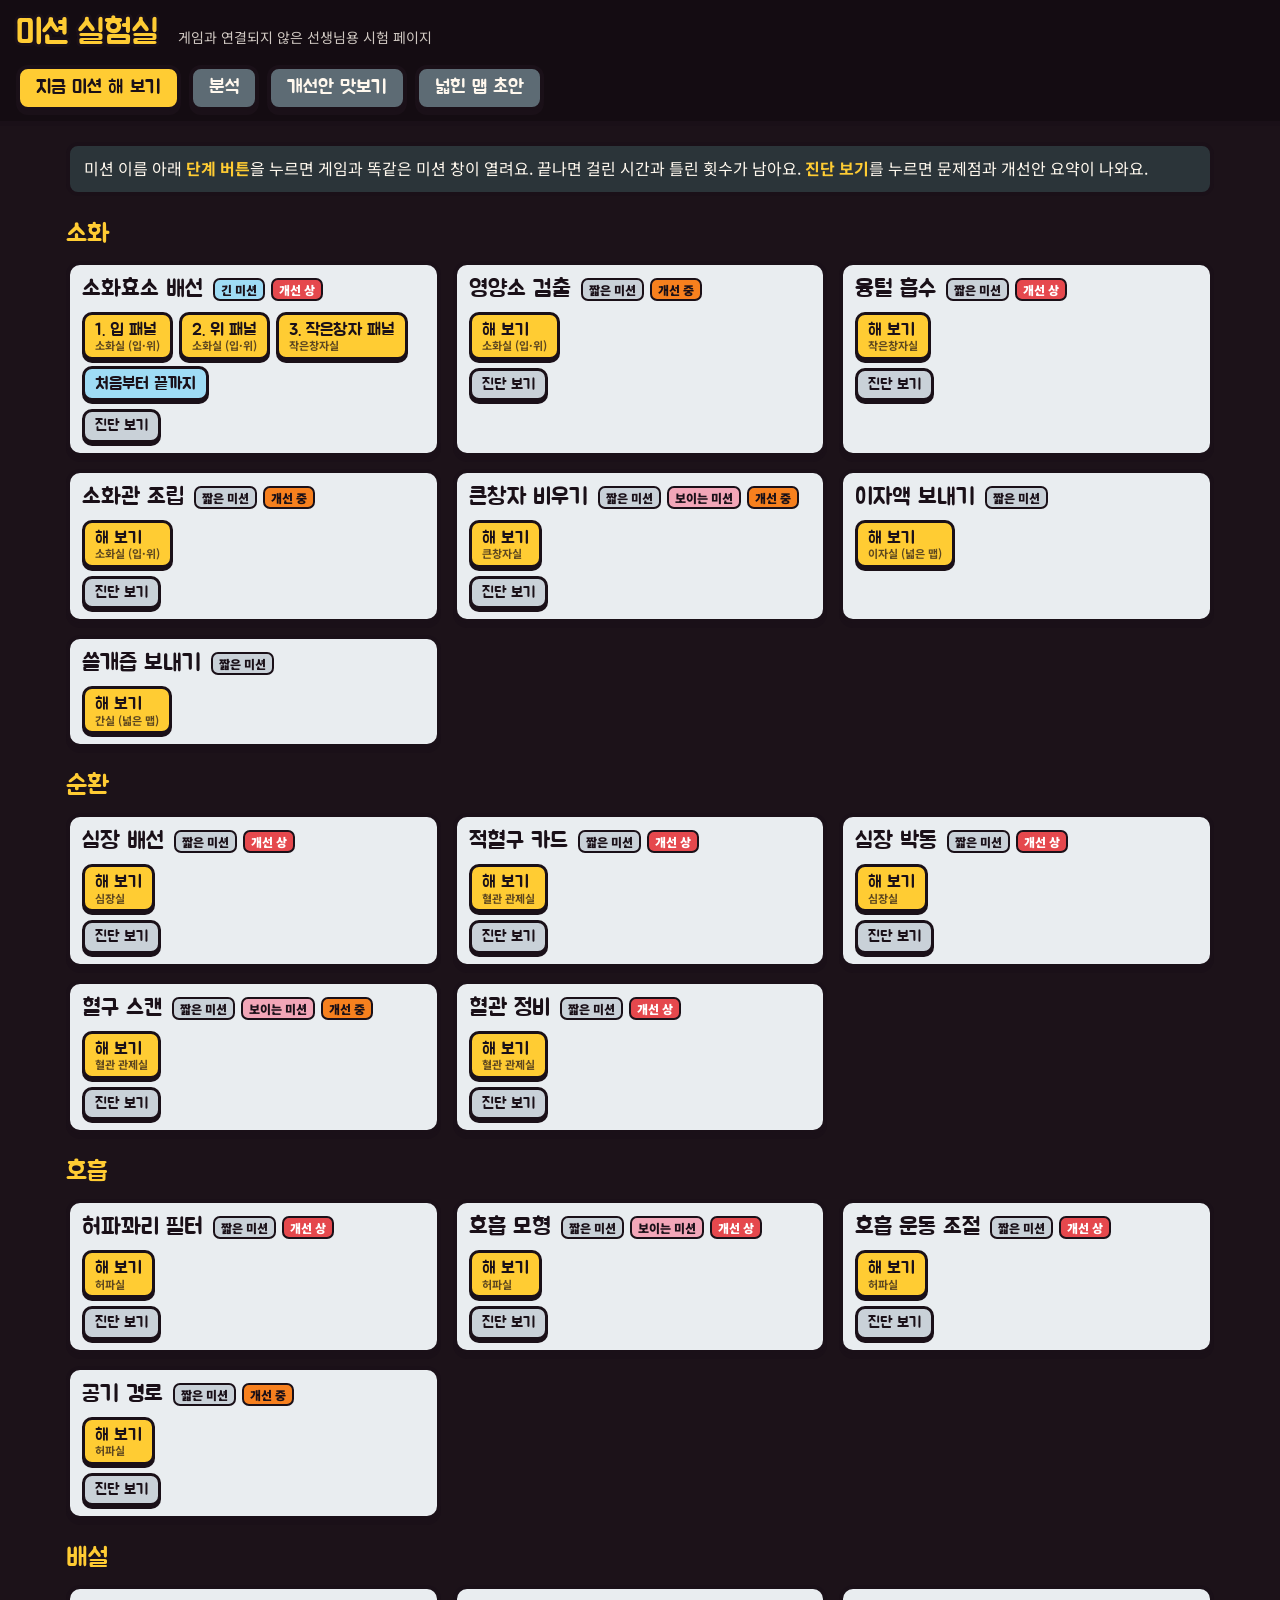
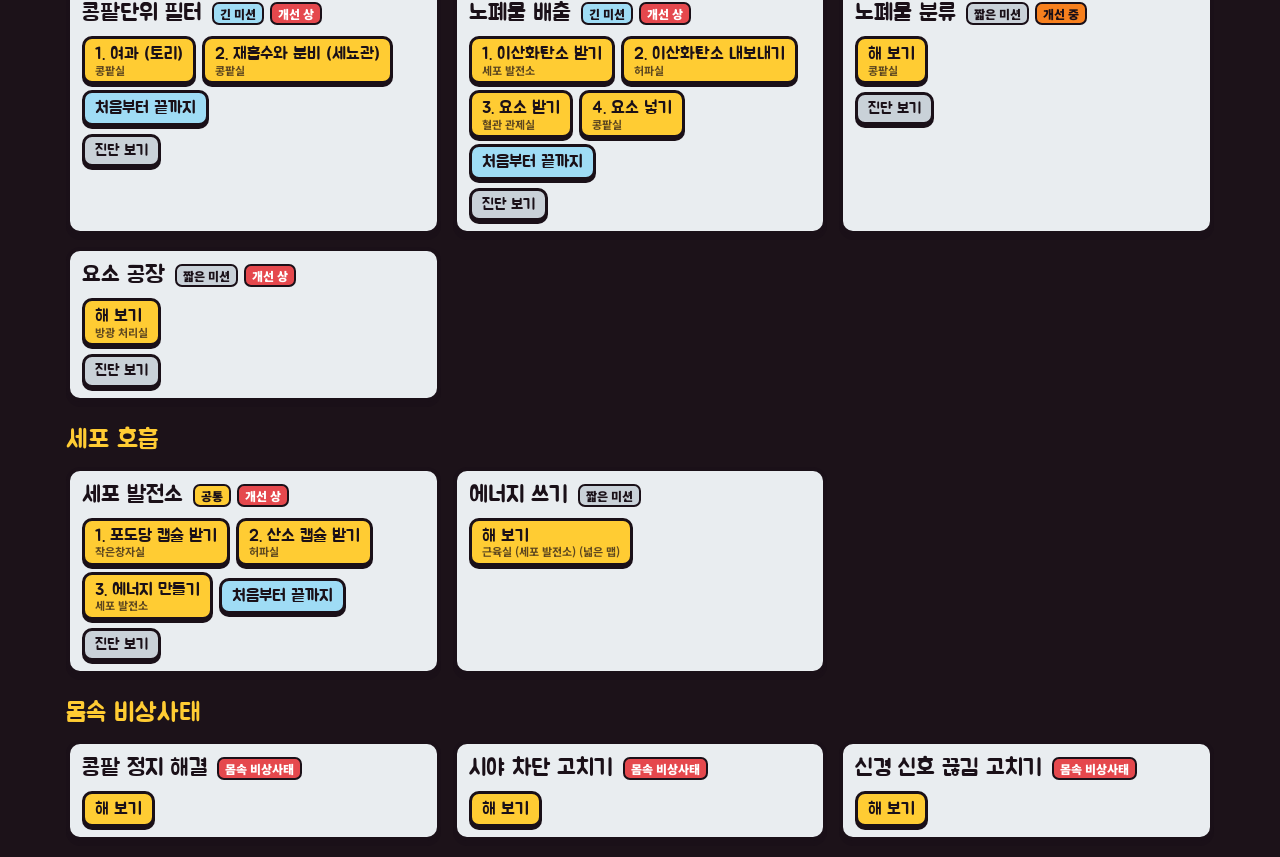
<file: lab.html>
<!doctype html>
<html lang="ko">
<head>
<meta charset="utf-8">
<meta name="viewport" content="width=device-width, initial-scale=1, viewport-fit=cover">
<meta name="theme-color" content="#1c1219">
<title>미션 실험실</title>
<link rel="preconnect" href="https://fonts.googleapis.com">
<link rel="preconnect" href="https://fonts.gstatic.com" crossorigin>
<link href="https://fonts.googleapis.com/css2?family=Jua&family=Noto+Sans+KR:wght@500;700;900&display=swap" rel="stylesheet">
<link rel="stylesheet" href="css/ui.css">
<link rel="stylesheet" href="css/lab.css">
</head>
<body class="lab">
<!-- 선생님 전용 시험 페이지: 게임과 연결되어 있지 않아요. 미션 미니게임을 하나씩 해 보고, 분석·개선안을 봐요. -->
<header class="lab-head">
  <h1>미션 실험실 <small>게임과 연결되지 않은 선생님용 시험 페이지</small></h1>
  <nav class="lab-tabs">
    <button class="lab-tab press on" data-tab="now">지금 미션 해 보기</button>
    <button class="lab-tab press" data-tab="review">분석</button>
    <button class="lab-tab press" data-tab="proto">개선안 맛보기</button>
    <button class="lab-tab press" data-tab="map2">넓힌 맵 초안</button>
  </nav>
</header>
<main>
  <section class="lab-page" data-page="now"></section>
  <section class="lab-page" data-page="review" hidden></section>
  <section class="lab-page" data-page="proto" hidden></section>
  <section class="lab-page" data-page="map2" hidden></section>
</main>
<script type="module" src="js/lab/lab.js"></script>
</body>
</html>
</file>
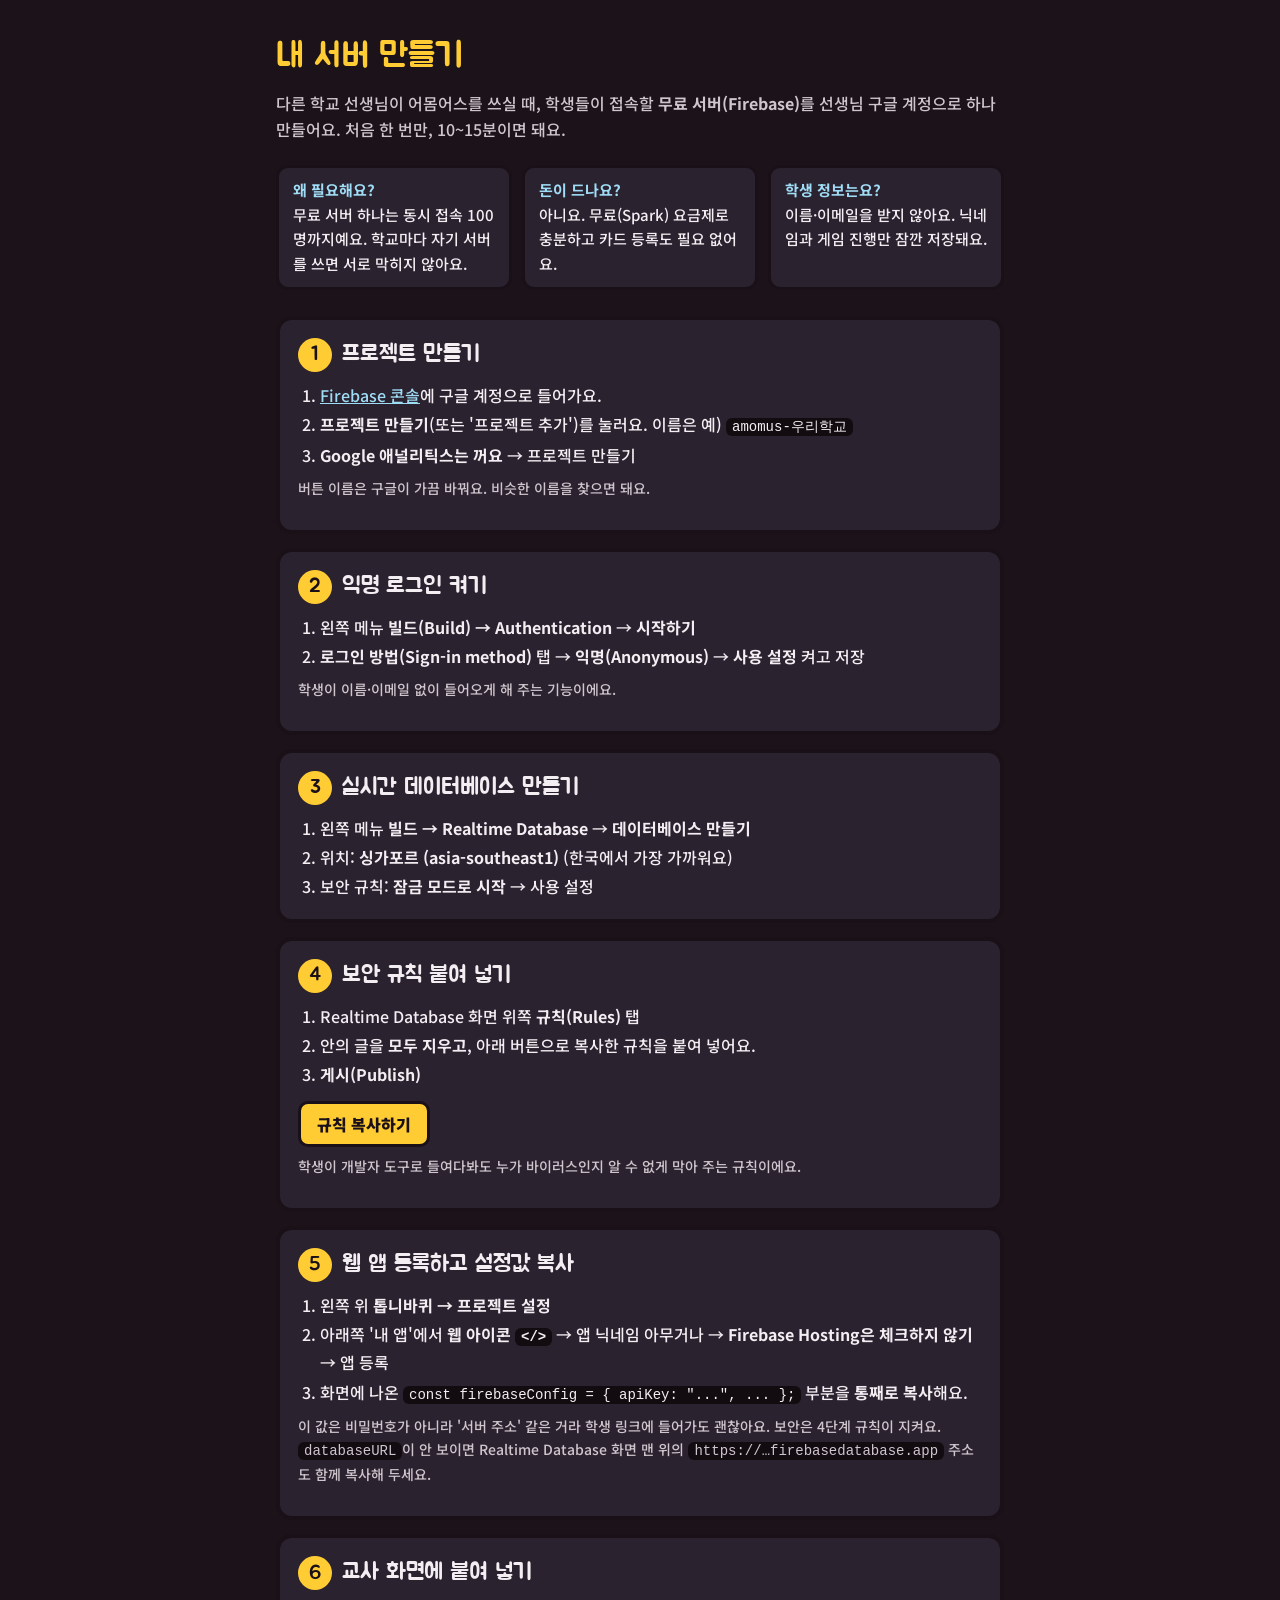
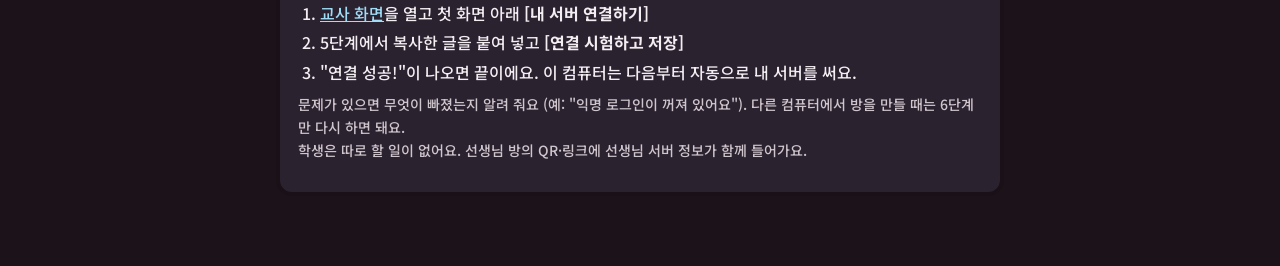
<file: setup.html>
<!doctype html>
<html lang="ko">
<head>
<meta charset="utf-8">
<meta name="viewport" content="width=device-width, initial-scale=1">
<title>내 서버 만들기 · 어몸어스</title>
<link rel="preconnect" href="https://fonts.googleapis.com">
<link rel="preconnect" href="https://fonts.gstatic.com" crossorigin>
<link href="https://fonts.googleapis.com/css2?family=Jua&family=Noto+Sans+KR:wght@500;700;900&display=swap" rel="stylesheet">
<style>
  :root { --ink: #1a1018; --bg: #1c1219; --card: #2b2230; --text: #f3eef2; --yellow: #ffcc33; --sky: #9fdcf5; --soft: #cfc6cd; }
  * { box-sizing: border-box; }
  body { margin: 0; background: var(--bg); color: var(--text); font: 500 16px/1.65 'Noto Sans KR', sans-serif; }
  main { max-width: 760px; margin: 0 auto; padding: 28px 16px 60px; }
  h1 { font-family: Jua, sans-serif; font-weight: 400; font-size: 34px; margin: 0 0 6px; color: var(--yellow); }
  .lead { color: var(--soft); margin: 0 0 22px; }
  .why { display: grid; grid-template-columns: repeat(auto-fit, minmax(200px, 1fr)); gap: 10px; margin-bottom: 26px; }
  .why div { background: var(--card); border: 3px solid var(--ink); border-radius: 12px; padding: 10px 14px; font-size: 15px; }
  .why b { display: block; color: var(--sky); }
  .step { background: var(--card); border: 4px solid var(--ink); border-radius: 16px; padding: 16px 18px; margin: 0 0 14px; }
  .step h2 { font-family: Jua, sans-serif; font-weight: 400; font-size: 23px; margin: 0 0 8px; display: flex; gap: 10px; align-items: center; }
  .step h2 span { display: inline-grid; place-items: center; width: 34px; height: 34px; border-radius: 50%; background: var(--yellow); color: var(--ink); font-size: 20px; flex: none; }
  ol { margin: 0; padding-left: 22px; } li { margin: 3px 0; }
  code { background: #120c11; padding: 1px 6px; border-radius: 6px; font-size: 14px; }
  .tip { margin-top: 8px; font-size: 14px; color: var(--soft); }
  .copy { margin-top: 10px; font: 900 16px 'Noto Sans KR', sans-serif; background: var(--yellow); color: var(--ink); border: 3px solid var(--ink); border-radius: 10px; padding: 8px 16px; cursor: pointer; }
  .ok { color: #8be8a6; font-weight: 900; margin-left: 8px; }
  a { color: var(--sky); }
  @media (max-width: 480px) { h1 { font-size: 28px; } }
</style>
</head>
<body>
<main>
  <h1>내 서버 만들기</h1>
  <p class="lead">다른 학교 선생님이 어몸어스를 쓰실 때, 학생들이 접속할 <b>무료 서버(Firebase)</b>를 선생님 구글 계정으로 하나 만들어요. 처음 한 번만, 10~15분이면 돼요.</p>
  <div class="why">
    <div><b>왜 필요해요?</b>무료 서버 하나는 동시 접속 100명까지예요. 학교마다 자기 서버를 쓰면 서로 막히지 않아요.</div>
    <div><b>돈이 드나요?</b>아니요. 무료(Spark) 요금제로 충분하고 카드 등록도 필요 없어요.</div>
    <div><b>학생 정보는요?</b>이름·이메일을 받지 않아요. 닉네임과 게임 진행만 잠깐 저장돼요.</div>
  </div>

  <section class="step"><h2><span>1</span>프로젝트 만들기</h2>
    <ol>
      <li><a href="https://console.firebase.google.com" target="_blank" rel="noopener">Firebase 콘솔</a>에 구글 계정으로 들어가요.</li>
      <li><b>프로젝트 만들기</b>(또는 '프로젝트 추가')를 눌러요. 이름은 예) <code>amomus-우리학교</code></li>
      <li><b>Google 애널리틱스는 꺼요</b> → 프로젝트 만들기</li>
    </ol>
    <p class="tip">버튼 이름은 구글이 가끔 바꿔요. 비슷한 이름을 찾으면 돼요.</p>
  </section>

  <section class="step"><h2><span>2</span>익명 로그인 켜기</h2>
    <ol>
      <li>왼쪽 메뉴 <b>빌드(Build) → Authentication</b> → <b>시작하기</b></li>
      <li><b>로그인 방법(Sign-in method)</b> 탭 → <b>익명(Anonymous)</b> → <b>사용 설정</b> 켜고 저장</li>
    </ol>
    <p class="tip">학생이 이름·이메일 없이 들어오게 해 주는 기능이에요.</p>
  </section>

  <section class="step"><h2><span>3</span>실시간 데이터베이스 만들기</h2>
    <ol>
      <li>왼쪽 메뉴 <b>빌드 → Realtime Database</b> → <b>데이터베이스 만들기</b></li>
      <li>위치: <b>싱가포르 (asia-southeast1)</b> (한국에서 가장 가까워요)</li>
      <li>보안 규칙: <b>잠금 모드로 시작</b> → 사용 설정</li>
    </ol>
  </section>

  <section class="step"><h2><span>4</span>보안 규칙 붙여 넣기</h2>
    <ol>
      <li>Realtime Database 화면 위쪽 <b>규칙(Rules)</b> 탭</li>
      <li>안의 글을 <b>모두 지우고</b>, 아래 버튼으로 복사한 규칙을 붙여 넣어요.</li>
      <li><b>게시(Publish)</b></li>
    </ol>
    <button class="copy" id="copy-rules">규칙 복사하기</button><span class="ok" id="copied" hidden>복사했어요!</span>
    <p class="tip">학생이 개발자 도구로 들여다봐도 누가 바이러스인지 알 수 없게 막아 주는 규칙이에요.</p>
  </section>

  <section class="step"><h2><span>5</span>웹 앱 등록하고 설정값 복사</h2>
    <ol>
      <li>왼쪽 위 <b>톱니바퀴 → 프로젝트 설정</b></li>
      <li>아래쪽 '내 앱'에서 <b>웹 아이콘 <code>&lt;/&gt;</code></b> → 앱 닉네임 아무거나 → <b>Firebase Hosting은 체크하지 않기</b> → 앱 등록</li>
      <li>화면에 나온 <code>const firebaseConfig = { apiKey: "...", ... };</code> 부분을 <b>통째로 복사</b>해요.</li>
    </ol>
    <p class="tip">이 값은 비밀번호가 아니라 '서버 주소' 같은 거라 학생 링크에 들어가도 괜찮아요. 보안은 4단계 규칙이 지켜요.<br>
      <code>databaseURL</code>이 안 보이면 Realtime Database 화면 맨 위의 <code>https://…firebasedatabase.app</code> 주소도 함께 복사해 두세요.</p>
  </section>

  <section class="step"><h2><span>6</span>교사 화면에 붙여 넣기</h2>
    <ol>
      <li><a href="host.html">교사 화면</a>을 열고 첫 화면 아래 <b>[내 서버 연결하기]</b></li>
      <li>5단계에서 복사한 글을 붙여 넣고 <b>[연결 시험하고 저장]</b></li>
      <li>"연결 성공!"이 나오면 끝이에요. 이 컴퓨터는 다음부터 자동으로 내 서버를 써요.</li>
    </ol>
    <p class="tip">문제가 있으면 무엇이 빠졌는지 알려 줘요 (예: "익명 로그인이 꺼져 있어요"). 다른 컴퓨터에서 방을 만들 때는 6단계만 다시 하면 돼요.<br>
      학생은 따로 할 일이 없어요. 선생님 방의 QR·링크에 선생님 서버 정보가 함께 들어가요.</p>
  </section>
</main>
<script>
  document.getElementById('copy-rules').onclick = async () => {
    const t = await (await fetch('database.rules.json', { cache: 'no-store' })).text();
    try { await navigator.clipboard.writeText(t); }
    catch { const a = document.createElement('textarea'); a.value = t; document.body.append(a); a.select(); document.execCommand('copy'); a.remove(); }
    document.getElementById('copied').hidden = false;
  };
</script>
</body>
</html>
</file>
<file: css/ui.css>
/* 어몸어스 · 공통 화면 스타일
   캐주얼 게임 느낌: 두꺼운 외곽선, 단색 면, 눌리는 버튼, 금속 패널 */
:root {
  --ink: #1a1018;
  --bg: #1c1219;
  --bg2: #2a1a26;
  --metal: #4a5862;
  --metal-hi: #6b7c87;
  --metal-lo: #333f47;
  --screen: #1f2b31;
  --yellow: #ffcc33;
  --red: #e5484d;
  --green: #3fbf5f;
  --text: #fff8ee;
  --title: 'Jua', 'Noto Sans KR', sans-serif;
  --body: 'Noto Sans KR', 'Apple SD Gothic Neo', 'Malgun Gothic', sans-serif;
}
* { box-sizing: border-box; -webkit-tap-highlight-color: transparent; }
html, body { margin: 0; height: 100%; background: var(--bg); color: var(--text); font-family: var(--body); overflow: hidden; }
body { user-select: none; -webkit-user-select: none; touch-action: none; overscroll-behavior: none; }
input { user-select: text; -webkit-user-select: text; }
[hidden] { display: none !important; }
button { font: inherit; color: inherit; }

/* ── 금속 패널 ── */
.metal {
  position: relative; background: var(--metal); border: 5px solid var(--ink); border-radius: 12px;
  box-shadow: inset 0 0 0 4px var(--metal-hi), inset 0 0 0 9px var(--metal-lo), 0 8px 0 rgba(0, 0, 0, .45);
  padding: 22px;
}
.metal::before, .metal::after {
  content: ''; position: absolute; width: 10px; height: 10px; border-radius: 50%;
  background: #aab6be; border: 3px solid var(--ink); top: 12px; left: 12px;
  box-shadow: calc(var(--bw, 0px)) 0 0 0 transparent;
}
.metal::after { left: auto; right: 12px; }
.metal-dark { background: rgba(20, 14, 20, .82); border: 4px solid var(--ink); border-radius: 10px; box-shadow: inset 0 0 0 3px #4a3d48; }
.screen { background: var(--screen); border: 4px solid var(--ink); border-radius: 8px; box-shadow: inset 0 0 0 3px #11181c, inset 0 6px 18px rgba(0, 0, 0, .5); }

/* ── 버튼 (누르면 쑥 들어감) ── */
.btn {
  font-family: var(--title); font-size: 26px; padding: 12px 28px; border: 4px solid var(--ink); border-radius: 14px;
  background: var(--yellow); color: var(--ink); cursor: pointer;
  box-shadow: 0 6px 0 var(--ink), inset 0 -6px 0 rgba(0, 0, 0, .18), inset 0 4px 0 rgba(255, 255, 255, .4);
}
.btn-red { background: var(--red); color: #fff; }
.btn-green { background: var(--green); color: #fff; }
.btn-gray { background: #9aa7ad; }
.press { transition: transform .06s, box-shadow .06s; }
.press:active:not(:disabled) { transform: translateY(5px); box-shadow: 0 1px 0 var(--ink), inset 0 -3px 0 rgba(0, 0, 0, .18); }
.btn:disabled { filter: grayscale(.8) brightness(.7); cursor: default; }

.msg { min-height: 1.4em; margin: 10px 0 0; font-weight: 700; color: #ffd6d6; text-align: center; }
.mode-badge {
  position: fixed; z-index: 90; left: 50%; bottom: 6px; transform: translateX(-50%);
  font-family: var(--title); font-size: 15px; background: #ff9f1a; color: var(--ink); border: 3px solid var(--ink);
  padding: 2px 12px; border-radius: 8px; pointer-events: none;
}
.mode-badge.online { background: var(--green); color: #fff; }

/* ── 몸속 배경 (접속 화면) ── */
.screen-page { position: fixed; inset: 0; }
.bg-body {
  background-color: #3a1424;
  background-image:
    radial-gradient(circle at 12% 20%, #c73a48 0 34px, #8e2333 35px 44px, transparent 45px),
    radial-gradient(circle at 85% 30%, #c73a48 0 26px, #8e2333 27px 34px, transparent 35px),
    radial-gradient(circle at 70% 85%, #c73a48 0 40px, #8e2333 41px 52px, transparent 53px),
    radial-gradient(circle at 25% 80%, #e8e2d8 0 22px, #b9aea0 23px 28px, transparent 29px),
    radial-gradient(circle at 50% 50%, transparent 0 60%, rgba(0, 0, 0, .35) 100%);
  overflow: auto;
}
.join-wrap { min-height: 100%; display: flex; flex-direction: column; align-items: center; justify-content: center; gap: 28px; padding: 24px 16px; }
.logo {
  margin: 0; font-family: var(--title); font-weight: 400; font-size: clamp(54px, 11vw, 96px); color: var(--yellow); text-align: center; line-height: 1;
  -webkit-text-stroke: 10px var(--ink); paint-order: stroke fill; text-shadow: 0 9px 0 var(--ink);
}
.logo small { display: block; margin-top: 14px; font-size: .32em; color: #fff; -webkit-text-stroke: 6px var(--ink); text-shadow: 0 4px 0 var(--ink); }
.join-box { width: min(420px, 100%); display: flex; flex-direction: column; align-items: stretch; gap: 14px; padding: 30px 28px 20px; }
.join-label { font-family: var(--title); font-size: 26px; text-align: center; }
.code-input {
  font-family: var(--title); font-size: 64px; text-align: center; letter-spacing: 18px; padding: 6px 0 6px 18px;
  background: var(--screen); color: #9fffc4; border: 4px solid var(--ink); border-radius: 10px; outline: none;
  box-shadow: inset 0 6px 12px rgba(0, 0, 0, .5);
}
.code-input::placeholder { color: #3b5560; }

/* ── 닉네임 고르기 ── */
.pick-wrap { min-height: 100%; display: flex; gap: 20px; align-items: stretch; justify-content: center; padding: 20px 16px; flex-wrap: wrap; }
.pick-left { width: min(300px, 100%); display: flex; flex-direction: column; align-items: center; gap: 12px; }
.pick-preview { flex: 1; display: flex; align-items: center; justify-content: center; min-height: 190px; }
.pick-name { font-family: var(--title); font-size: 34px; -webkit-text-stroke: 6px var(--ink); paint-order: stroke fill; }
.pick-right { width: min(620px, 100%); }
.pick-h { font-family: var(--title); font-weight: 400; font-size: 24px; margin: 0 0 10px; }
.pick-h small { font-family: var(--body); font-size: 14px; opacity: .75; margin-left: 8px; }
.color-grid { display: grid; grid-template-columns: repeat(6, 1fr); gap: 10px; margin-bottom: 18px; }
.swatch {
  height: 62px; border: 4px solid var(--ink); border-radius: 12px; background: var(--sw); cursor: pointer; position: relative;
  box-shadow: 0 5px 0 var(--ink), inset 0 -6px 0 rgba(0, 0, 0, .2);
}
.swatch span { position: absolute; left: 0; right: 0; bottom: -2px; font-family: var(--title); font-size: 16px; color: #fff; -webkit-text-stroke: 4px var(--ink); paint-order: stroke fill; }
.swatch.sel { outline: 5px solid #fff; outline-offset: 2px; }
.name-input {
  width: 100%; font-family: var(--title); font-size: 40px; text-align: center; padding: 8px 12px;
  background: var(--screen); color: #fff; border: 4px solid var(--ink); border-radius: 12px; outline: none;
  box-shadow: inset 0 6px 12px rgba(0, 0, 0, .5);
}
.name-input:focus { box-shadow: inset 0 6px 12px rgba(0, 0, 0, .5), 0 0 0 4px var(--yellow); }
.name-input::placeholder { color: #4b5d66; }
.name-msg { text-align: left; margin: 6px 0 14px; min-height: 1.4em; }
.num-grid { display: grid; grid-template-columns: repeat(10, 1fr); gap: 7px; }
.num {
  height: 46px; font-family: var(--title); font-size: 21px; border: 3px solid var(--ink); border-radius: 9px; background: #e9edf0; color: var(--ink);
  box-shadow: 0 4px 0 var(--ink); cursor: pointer;
}
.num.sel { background: var(--yellow); }
.num:disabled { background: #59646b; color: #3a4349; box-shadow: 0 2px 0 var(--ink); transform: translateY(2px); }

/* ── 게임 HUD ── */
#phaser { position: absolute; inset: 0; }
#phaser canvas { display: block; }
#hud { position: absolute; inset: 0; pointer-events: none; }
#hud > * { pointer-events: auto; }
body[data-phase="lobby"] .only-play, body[data-phase="playing"] .only-lobby { display: none !important; }
.hud-tl { position: absolute; left: 12px; top: 12px; max-width: 46vw; }
.tasks { padding: 8px 14px 10px; }
.tasks-head { font-family: var(--title); font-size: 22px; color: var(--yellow); }
.tasks ul { margin: 4px 0 0; padding: 0; list-style: none; font-size: 16px; font-weight: 700; }
.tasks li { padding: 2px 0; }
.tasks li b { color: #ffd98a; font-weight: 700; }
.tasks li.done { color: #7ee89a; text-decoration: line-through; text-decoration-thickness: 3px; }
.tasks li.done b { color: inherit; }
.hud-top { position: absolute; top: 12px; left: 50%; transform: translateX(-50%); display: flex; flex-direction: column; align-items: center; pointer-events: none; }
.pbar { display: flex; align-items: center; gap: 10px; background: rgba(20, 14, 20, .82); border: 4px solid var(--ink); border-radius: 10px; padding: 6px 12px; }
.pbar-label { font-family: var(--title); font-size: 18px; white-space: nowrap; }
.pbar-track { width: min(32vw, 340px); height: 22px; background: #2e3a40; border: 3px solid var(--ink); border-radius: 6px; overflow: hidden; }
.pbar-fill { height: 100%; width: 0; background: var(--green); box-shadow: inset 0 -5px 0 rgba(0, 0, 0, .2), inset 0 4px 0 rgba(255, 255, 255, .3); transition: width .6s; }
.lobby-banner { font-family: var(--title); font-size: 22px; background: rgba(20, 14, 20, .85); border: 4px solid var(--ink); border-radius: 10px; padding: 6px 18px; white-space: nowrap; }
.hud-tr { position: absolute; right: 12px; top: 12px; display: flex; gap: 10px; }
.ibtn {
  width: 76px; height: 76px; border: 4px solid var(--ink); border-radius: 14px; background: var(--metal); cursor: pointer;
  display: flex; flex-direction: column; align-items: center; justify-content: center; gap: 0;
  box-shadow: 0 5px 0 var(--ink), inset 0 0 0 3px var(--metal-hi);
}
.ibtn span, .abtn span { font-family: var(--title); font-size: 17px; -webkit-text-stroke: 4px var(--ink); paint-order: stroke fill; }
.ico { width: 38px; height: 38px; }
#joy-zone { position: absolute; left: 0; bottom: 0; width: 45vw; height: 60vh; touch-action: none; }
.joy-base {
  position: absolute; left: 110px; top: calc(100% - 120px); width: 150px; height: 150px; margin: -75px 0 0 -75px; border-radius: 50%;
  background: rgba(30, 20, 30, .45); border: 5px solid rgba(26, 16, 24, .9); box-shadow: inset 0 0 0 4px rgba(255, 255, 255, .15);
  opacity: .55; transition: opacity .15s; pointer-events: none;
}
.joy-base.active { opacity: 1; }
.joy-knob {
  position: absolute; left: 50%; top: 50%; width: 70px; height: 70px; margin: -35px 0 0 -35px; border-radius: 50%;
  background: #d5dde2; border: 5px solid var(--ink); box-shadow: inset 0 -6px 0 rgba(0, 0, 0, .2);
}
.hud-br { position: absolute; right: 16px; bottom: 18px; display: flex; gap: 14px; align-items: flex-end; }
.abtn {
  width: 112px; height: 112px; border: 5px solid var(--ink); border-radius: 22px; background: #5d6b74; cursor: pointer;
  display: flex; flex-direction: column; align-items: center; justify-content: center;
  box-shadow: 0 7px 0 var(--ink), inset 0 -8px 0 rgba(0, 0, 0, .2), inset 0 5px 0 rgba(255, 255, 255, .25);
}
.abtn .ico { width: 54px; height: 54px; }
.abtn span { font-size: 22px; }
.abtn-red { width: 92px; height: 92px; background: var(--red); }
.abtn-red .ico { width: 44px; height: 44px; }
.abtn:disabled { opacity: .38; filter: grayscale(.7); }
.abtn-use.ready { background: var(--yellow); animation: pulse 1s infinite; }
@keyframes pulse { 50% { transform: scale(1.06); } }
.conn-banner { position: absolute; left: 50%; top: 80px; transform: translateX(-50%); font-family: var(--title); font-size: 20px; background: var(--red); border: 4px solid var(--ink); border-radius: 10px; padding: 6px 16px; }
.toasts { position: absolute; left: 50%; top: 34%; transform: translateX(-50%); display: flex; flex-direction: column; gap: 8px; align-items: center; pointer-events: none; }
.toast {
  font-family: var(--title); font-size: 30px; color: #fff; -webkit-text-stroke: 7px var(--ink); paint-order: stroke fill;
  animation: toast 2.6s forwards; white-space: nowrap;
}
@keyframes toast { 0% { opacity: 0; transform: translateY(16px) scale(.8); } 10% { opacity: 1; transform: none; } 80% { opacity: 1; } 100% { opacity: 0; transform: translateY(-14px); } }
.debug { position: absolute; left: 12px; bottom: 8px; font: 12px/1.4 monospace; background: rgba(0, 0, 0, .7); padding: 6px 8px; border-radius: 6px; pointer-events: none; }
.rotate-hint { display: none; }
@media (orientation: portrait) and (max-width: 900px) {
  .rotate-hint { display: block; position: absolute; left: 50%; bottom: 150px; transform: translateX(-50%); font-family: var(--title); font-size: 17px; background: rgba(20, 14, 20, .85); border: 3px solid var(--ink); border-radius: 8px; padding: 4px 12px; white-space: nowrap; pointer-events: none; }
  .hud-tl { max-width: 52vw; }
  .tasks ul { font-size: 14px; }
  .pbar-track { width: 24vw; }
  .abtn { width: 92px; height: 92px; }
  .abtn-red { width: 76px; height: 76px; }
}

/* ── 미션 창 ── */
.spectate { position: fixed; left: 50%; top: 64px; transform: translateX(-50%); z-index: 40; background: rgba(20, 14, 20, .9); border: 4px solid var(--yellow); border-radius: 14px; padding: 8px 18px; text-align: center; font-weight: 900; font-size: 16px; pointer-events: none; max-width: 92vw; }
.spectate b { display: block; font-family: var(--title); font-weight: 400; font-size: 22px; color: var(--yellow); }
.mpanel-ov { position: fixed; inset: 0; z-index: 50; background: rgba(10, 6, 10, .6); display: flex; align-items: center; justify-content: center; padding: 12px; }
.mpanel { width: min(900px, 96vw); height: min(620px, 92vh); display: flex; flex-direction: column; gap: 8px; padding: 18px 22px 22px; }
.mpanel-head { display: flex; align-items: center; justify-content: space-between; gap: 12px; padding-left: 18px; }
.mpanel-title { font-family: var(--title); font-size: 32px; color: var(--yellow); -webkit-text-stroke: 7px var(--ink); paint-order: stroke fill; }
.mpanel-x { width: 58px; height: 58px; border: 4px solid var(--ink); border-radius: 12px; background: var(--red); cursor: pointer; display: flex; align-items: center; justify-content: center; box-shadow: 0 5px 0 var(--ink); }
.mpanel-x .ico { width: 34px; height: 34px; }
.mpanel-sub { font-size: 23px; font-weight: 900; line-height: 1.35; padding: 0 18px; color: #fff; -webkit-text-stroke: 5px var(--ink); paint-order: stroke fill; }
.mpanel-sub.big { font-size: clamp(16px, 2.75vw, 26px); white-space: nowrap; margin-top: 10px; }   /* 소화효소 배선: 한 줄, 판에 가깝게 */
.mpanel-sub .g-place { color: var(--yellow); }
.mpanel-sub .g-flow { font-weight: 900; color: #fff; background: rgba(255, 204, 51, .22); border-radius: 6px; padding: 0 4px; }
.mpanel-note { font-size: 14px; font-weight: 500; padding: 0 18px; margin-top: -6px; opacity: .6; }
.mpanel-body { flex: 1; position: relative; overflow: hidden; touch-action: none; }
.mpanel-done { position: absolute; inset: 0; display: none; flex-direction: column; align-items: center; justify-content: center; gap: 6px; background: rgba(20, 40, 24, .55); border-radius: 8px; font-family: var(--title); font-size: 44px; -webkit-text-stroke: 8px var(--ink); paint-order: stroke fill; }
.mpanel-done .ico { width: 150px; height: 150px; animation: pop .4s cubic-bezier(.3, 1.6, .5, 1); }
.mpanel-ov.done .mpanel-done { display: flex; }
@keyframes pop { from { transform: scale(.2); } to { transform: scale(1); } }
.shake { animation: shake .4s; }
@keyframes shake { 20% { transform: translateX(-14px); } 40% { transform: translateX(12px); } 60% { transform: translateX(-8px); } 80% { transform: translateX(5px); } }
.sheet { width: min(640px, 96vw); max-height: 92vh; overflow: auto; display: flex; flex-direction: column; gap: 12px; }
.sheet-body { padding: 4px 6px; }
.notice { align-items: center; text-align: center; padding: 34px 28px 28px; }
.notice p { font-size: 19px; font-weight: 700; white-space: pre-line; margin: 0 0 8px; }
.hat-grid { display: grid; grid-template-columns: repeat(4, 1fr); gap: 10px; }
.hat-btn { border: 4px solid var(--ink); border-radius: 14px; background: #5d6b74; padding: 8px 4px; cursor: pointer; display: flex; flex-direction: column; align-items: center; box-shadow: 0 5px 0 var(--ink); }
.hat-btn span { font-family: var(--title); font-size: 16px; white-space: nowrap; }
.hat-btn.sel { background: var(--yellow); color: var(--ink); }
.minimap { width: min(980px, 96vw); height: min(700px, 92vh); display: flex; flex-direction: column; gap: 10px; }
.minimap canvas { flex: 1; width: 100%; min-height: 0; background: #140c12; border: 4px solid var(--ink); border-radius: 8px; }

/* ── 심장 배선 ── */
.hw { position: absolute; inset: 0; display: grid; grid-template-columns: minmax(150px, 30%) 1fr minmax(150px, 30%); padding: 14px 18px; }
.hw-svg { position: absolute; inset: 0; width: 100%; height: 100%; pointer-events: none; z-index: 2; }
.hw-col { display: flex; flex-direction: column; justify-content: space-around; gap: 8px; }
.hw-title { font-family: var(--title); font-size: 20px; text-align: center; color: #9fe3c0; }
.hw-node { display: flex; align-items: center; gap: 10px; touch-action: none; }
.hw-node.L { justify-content: flex-end; cursor: grab; }
.hw-label { flex: 1; font-family: var(--title); font-size: 24px; background: #e9edf0; color: var(--ink); border: 4px solid var(--ink); border-radius: 10px; padding: 8px 10px; text-align: center; box-shadow: 0 4px 0 var(--ink); }
.hw-plug, .hw-sock { flex: none; width: 46px; height: 46px; border: 5px solid var(--ink); border-radius: 10px; }
.hw-plug { background: var(--wc); box-shadow: inset 0 -6px 0 rgba(0, 0, 0, .25); }
.hw-sock { background: #2b3439; box-shadow: inset 0 0 0 6px #4b565c; }
.hw-node.R.ok .hw-sock { background: var(--wc); }
.hw-node.ok .hw-label { background: #bff0cc; }
.hw-node.grab .hw-plug { transform: scale(1.12); }

/* ── 폐포 필터 ── */
.af { position: absolute; inset: 0; overflow: hidden; }
.af-top, .af-bot { position: absolute; left: 0; right: 0; }
.af-top { top: 0; height: 50%; background: #bfe6f6; }
.af-bot { bottom: 0; height: 50%; background: #c9404f; overflow: hidden; }
.af-tag { position: absolute; left: 12px; font-family: var(--title); font-size: 22px; color: #fff; -webkit-text-stroke: 6px var(--ink); paint-order: stroke fill; z-index: 4; pointer-events: none; }
.af-top .af-tag { top: 8px; } .af-bot .af-tag { bottom: 8px; }
.af-mem { position: absolute; left: 0; width: 100%; top: calc(50% - 12px); height: 24px; z-index: 1; }
.rbc { position: absolute; top: var(--y); left: -80px; width: 64px; height: 40px; border-radius: 50%; background: #e86070; border: 4px solid #8e2333; box-shadow: inset 0 0 0 9px #e86070, inset 0 0 0 20px #b93848; animation: rbc 9s linear infinite; animation-delay: var(--d); opacity: .8; }
@keyframes rbc { to { left: calc(100% + 80px); } }
.af-parts { position: absolute; inset: 0; z-index: 3; }
.af-p {
  position: absolute; left: 0; top: 0; width: 70px; height: 70px; border-radius: 50%; border: 5px solid var(--ink);
  display: flex; align-items: center; justify-content: center; font-family: var(--body); font-weight: 900; font-size: 22px; cursor: grab; touch-action: none;
  box-shadow: inset 0 -7px 0 rgba(0, 0, 0, .18), 0 4px 0 rgba(0, 0, 0, .35);
}
.af-p sub { font-size: .6em; vertical-align: -2px; }
.af-lb { white-space: nowrap; line-height: 1; }
.af-lb sub { font-size: .6em; vertical-align: baseline; position: relative; top: .3em; line-height: 0; }   /* O 바로 오른쪽 아래, 기준선 아래로 살짝 */
.af-p.o2 { background: #ffffff; color: #1e3a8a; }
.af-p.co2 { background: #5b6166; color: #fff; width: 80px; height: 80px; }
.af-p.grab { transform-origin: center; z-index: 5; outline: 5px solid var(--yellow); }
.af-p.moved { border-color: #1d7a37; box-shadow: 0 0 0 5px var(--green); cursor: default; }

/* ═════════ 2단계: 역할·킬·회의 ═════════ */
body:not([data-role="imp"]) .only-imp, body.ghost .only-imp, body.ghost #btn-report { display: none !important; }
.abtn-kill { background: #8e2333; }
.abtn-kill.ready { background: var(--red); animation: pulse 1s infinite; }
.abtn { position: relative; }
.abtn .cd { position: absolute; inset: 0; display: flex; align-items: center; justify-content: center; font-family: var(--title); font-size: 46px; color: #fff; -webkit-text-stroke: 8px var(--ink); paint-order: stroke fill; pointer-events: none; }
.abtn-red.ready { background: #ff7a1a; animation: pulse 1s infinite; }
.imp-head { color: #ff6b6b; }
.sab-line { margin-top: 4px; padding-top: 4px; border-top: 2px solid #4a3d48; font-size: 15px; font-weight: 900; color: #ff6b6b; animation: arrowblink .8s steps(2) infinite; }
.sab-line b { color: #ff9b9b; }
.set-box { padding: 8px 12px; }
.set-h { font-family: var(--title); font-size: 18px; color: var(--yellow); margin-bottom: 2px; }
.set-tb { border-collapse: collapse; font-size: 14px; font-weight: 700; }
.set-tb td { padding: 1px 0; }
.set-tb td:first-child { color: #c9d1d8; padding-right: 12px; }
.chat-line.sys { background: none; color: #9fe3c0; font-size: 13px; padding: 0 8px; }
.mega { position: absolute; left: -8px; top: -10px; width: 28px; height: 28px; filter: drop-shadow(0 2px 0 #1a1018); }
.hm-card .mega { width: 34px; height: 34px; }
.meet-body > *, .hm-body > * { min-width: 0; }
.chat-line { overflow-wrap: anywhere; }
.imp-goal { font-family: var(--body); font-size: 14px; font-weight: 700; color: #ffd6d6; line-height: 1.35; margin: 2px 0 4px; }
.imp-fake { font-family: var(--body); font-size: 13px; color: #ccc; border-top: 2px solid #4a3d48; padding-top: 3px; }
/* 화살표 (사보타주 해결 장소, 다음 단계 장소) */
#arrows { position: absolute; inset: 0; pointer-events: none; overflow: hidden; }
.nav-arrow { position: absolute; left: 0; top: 0; width: 0; height: 0; border-top: 16px solid transparent; border-bottom: 16px solid transparent; border-left: 30px solid var(--yellow); filter: drop-shadow(0 0 0 #1a1018) drop-shadow(2px 0 0 #1a1018) drop-shadow(-2px 0 0 #1a1018) drop-shadow(0 2px 0 #1a1018) drop-shadow(0 -2px 0 #1a1018); }
.nav-arrow.red { border-left-color: #ff3b3b; animation: arrowblink .5s steps(2) infinite; }
@keyframes arrowblink { 50% { opacity: .35; } }
.tasks-head small { font-size: 13px; color: #ddd; font-family: var(--body); }
.sheet-p { font-size: 20px; font-weight: 700; text-align: center; }
.sheet-btns { display: flex; gap: 14px; justify-content: center; }

/* 연출 화면 공통 */
.fx-ov { position: fixed; inset: 0; z-index: 70; display: flex; flex-direction: column; align-items: center; justify-content: center; gap: 12px; text-align: center; padding: 20px; animation: fxin .35s; }
.fx-ov.out { animation: fxout .4s forwards; }
@keyframes fxin { from { opacity: 0; transform: scale(1.08); } }
@keyframes fxout { to { opacity: 0; } }
.role-reveal.crew { background: #1d3f8f; }
.role-reveal.imp { background: #7a1424; }
.rv-small { font-family: var(--title); font-size: 30px; }
.rv-big { font-family: var(--title); font-size: clamp(64px, 14vw, 130px); line-height: 1; -webkit-text-stroke: 12px var(--ink); paint-order: stroke fill; text-shadow: 0 10px 0 var(--ink); animation: pop .5s cubic-bezier(.3, 1.6, .5, 1); }
.crew .rv-big { color: #9fd8ff; } .imp .rv-big { color: #ff8a8a; }
.rv-desc { font-size: 20px; font-weight: 700; max-width: 640px; }
.rv-mates { font-family: var(--title); font-size: 22px; }
.rv-row { display: flex; gap: 18px; justify-content: center; margin-top: 6px; }
.rv-m { display: flex; flex-direction: column; align-items: center; }
.rv-m b { font-family: var(--title); font-weight: 400; color: #ff8a8a; }
.killed { background: rgba(120, 10, 20, .88); }
.kd-big { font-family: var(--title); font-size: 80px; color: #fff; -webkit-text-stroke: 10px var(--ink); paint-order: stroke fill; animation: pop .4s; }
.kd-desc { font-size: 20px; font-weight: 700; max-width: 620px; }
/* 쓰러지는 장면: 바이러스가 덮침(0~0.8초) → 펑 → 대원이 빙글 돌며 쓰러짐 → 별이 돎 */
.kd-stage { position: relative; width: 380px; height: 250px; margin-bottom: 26px; }
.kd-me { position: absolute; left: calc(50% - 75px); bottom: 0; width: 150px; transform-origin: 50% 85%; animation: kdFall .7s .75s cubic-bezier(.3, 1.4, .6, 1) forwards; }
.kd-me svg { width: 150px; height: auto; display: block; }
.kd-virus { position: absolute; width: 170px; height: 170px; right: -40px; top: 0; animation: kdPounce 1.1s ease-in-out forwards; }
.kd-virus-code { border-radius: 50%; background: #8a4fc4; border: 6px solid var(--ink); }
.kd-puff { position: absolute; left: 50%; top: 55%; width: 40px; height: 40px; margin: -20px; border-radius: 50%; background: #b07be0; border: 5px solid var(--ink); opacity: 0; animation: kdPuff .6s .7s ease-out forwards; }
.kd-stars { position: absolute; left: 50%; bottom: 92px; width: 120px; height: 40px; margin-left: -60px; opacity: 0; animation: kdStarsIn .3s 1.4s forwards, kdSpin 1.6s 1.4s linear infinite; }
.kd-stars i { position: absolute; width: 22px; height: 22px; background: #ffe14d; border: 3px solid var(--ink); clip-path: polygon(50% 0, 61% 35%, 98% 35%, 68% 57%, 79% 91%, 50% 70%, 21% 91%, 32% 57%, 2% 35%, 39% 35%); }
.kd-stars i:nth-child(1) { left: 0; top: 10px; } .kd-stars i:nth-child(2) { left: 49px; top: 0; } .kd-stars i:nth-child(3) { right: 0; top: 12px; }
@keyframes kdPounce { 0% { transform: translateX(260px) rotate(25deg) scale(.8); } 55% { transform: translateX(-120px) translateY(30px) rotate(-12deg) scale(1.05); } 70% { transform: translateX(-100px) translateY(20px) rotate(-6deg); } 100% { transform: translateX(10px) translateY(-10px) rotate(8deg) scale(.9); } }
@keyframes kdFall { 0% { transform: rotate(0); } 40% { transform: translateY(-30px) rotate(-200deg); } 100% { transform: translateY(6px) rotate(-90deg) scale(.95); } }
@keyframes kdPuff { 0% { opacity: .95; transform: scale(.4); } 100% { opacity: 0; transform: scale(5); } }
@keyframes kdStarsIn { to { opacity: 1; } }
@keyframes kdSpin { to { transform: rotate(360deg); } }
.paused { background: rgba(10, 6, 10, .78); z-index: 80; }
.ps-big { font-family: var(--title); font-size: 72px; color: var(--yellow); -webkit-text-stroke: 10px var(--ink); paint-order: stroke fill; }
.ps-desc { font-size: 22px; font-weight: 700; }
.fake { background: rgba(10, 6, 10, .5); z-index: 60; }
.fake-box { width: min(420px, 90vw); display: flex; flex-direction: column; gap: 12px; align-items: center; }
.fake-desc { font-weight: 700; }
.fake-box .pbar-track { width: 100%; }
.end { z-index: 75; overflow: auto; justify-content: flex-start; padding-top: 40px; }
.end.crew { background: #16336f; } .end.imp { background: #5e0f1c; }
.end-big { font-family: var(--title); font-size: clamp(54px, 10vw, 100px); color: var(--yellow); -webkit-text-stroke: 10px var(--ink); paint-order: stroke fill; text-shadow: 0 8px 0 var(--ink); }
.end-reason { font-size: 20px; font-weight: 700; }
.end-me { font-family: var(--title); font-size: 40px; padding: 4px 26px; border: 5px solid var(--ink); border-radius: 14px; }
.end-me.win { background: var(--green); } .end-me.lose { background: #59646b; }
.end-imps { font-size: 20px; } .end-imps b { color: #ff8a8a; font-family: var(--title); font-weight: 400; font-size: 24px; }
.end-grid { display: flex; flex-wrap: wrap; gap: 8px; justify-content: center; max-width: 980px; }
.end-p { display: flex; flex-direction: column; align-items: center; width: 92px; background: rgba(0, 0, 0, .3); border: 3px solid var(--ink); border-radius: 10px; padding: 4px; }
.end-p.imp { background: #8e2333; }
.end-p span { font-family: var(--title); font-size: 16px; } .end-p small { font-size: 12px; }
.end-mine ul { list-style: none; padding: 0; margin: 4px 0; } .end-mine li.ok { color: #7ee89a; }
.end-wait { opacity: .8; margin-top: 8px; }

/* 회의 창 */
.meet { position: fixed; inset: 0; z-index: 65; background: #2a3138; display: flex; flex-direction: column; }
.meet-main { flex: 1; display: flex; flex-direction: column; gap: 8px; padding: 10px 12px 12px; min-height: 0; }
.meet-alarm { position: absolute; inset: 0; z-index: 3; display: none; flex-direction: column; align-items: center; justify-content: center; background: #b81d2d; animation: flash .36s steps(2) infinite; }
.meet.alarming .meet-alarm { display: flex; }
@keyframes flash { 50% { background: #e5484d; } }
.ma-big { font-family: var(--title); font-size: clamp(56px, 12vw, 120px); color: #fff; -webkit-text-stroke: 12px var(--ink); paint-order: stroke fill; }
.ma-who { margin-top: 18px; font-family: var(--title); font-size: clamp(26px, 4.6vw, 44px); color: var(--yellow); -webkit-text-stroke: 7px var(--ink); paint-order: stroke fill; background: rgba(20, 8, 12, .55); border: 4px solid var(--ink); border-radius: 16px; padding: 8px 22px; text-align: center; }
.meet-top { display: flex; align-items: center; gap: 14px; }
.mt-title { font-family: var(--title); font-size: 30px; color: var(--yellow); -webkit-text-stroke: 7px var(--ink); paint-order: stroke fill; }
.mt-phase { font-family: var(--title); font-size: 22px; background: var(--metal); border: 4px solid var(--ink); border-radius: 10px; padding: 2px 14px; }
.mt-time { margin-left: auto; font-family: var(--title); font-size: 38px; -webkit-text-stroke: 7px var(--ink); paint-order: stroke fill; }
.mt-time.hurry { color: #ff6b6b; }
.meet-ox { display: flex; flex-direction: column; align-items: center; gap: 10px; }
.meet[data-phase="ox"] .meet-body, .meet[data-phase="ox"] .meet-bottom { display: none; }
.meet[data-phase="ox"] .meet-ox { flex: 1; justify-content: center; }
.ox-q { font-family: var(--title); font-size: clamp(24px, 4vw, 40px); max-width: 900px; text-align: center; padding: 26px 34px; }
.ox-q.small { font-size: 18px; padding: 8px 18px; font-family: var(--body); font-weight: 700; }
.ox-ans { color: var(--yellow); margin-left: 8px; }
.ox-btns { display: flex; gap: 30px; }
.ox-b { width: 150px; height: 150px; font-family: var(--title); font-size: 100px; line-height: 1; border: 6px solid var(--ink); border-radius: 24px; box-shadow: 0 8px 0 var(--ink); cursor: pointer; color: #fff; -webkit-text-stroke: 8px var(--ink); paint-order: stroke fill; }
.ox-b.o { background: #3b8bea; } .ox-b.x { background: var(--red); }
.ox-b.sel { outline: 7px solid var(--yellow); outline-offset: 4px; }
.ox-tip { font-size: 18px; font-weight: 700; }
.ox-result { font-family: var(--title); font-size: 24px; padding: 4px 18px; border: 4px solid var(--ink); border-radius: 10px; }
.ox-result.ok { background: var(--green); } .ox-result.no { background: #8e2333; }
.meet-speak { display: flex; align-items: center; justify-content: center; gap: 10px; }
.meet-speak:empty { display: none; }
.sp-bar { display: flex; align-items: center; gap: 10px; background: #2b3439; border: 4px solid var(--ink); border-radius: 14px; padding: 4px 14px 4px 6px; box-shadow: 0 4px 0 var(--ink); }
.sp-bar svg { width: 40px; height: auto; flex: none; }
.sp-bar.me { background: var(--yellow); color: var(--ink); animation: spPulse 1s ease-in-out infinite; }
.sp-bar.free { padding-left: 14px; }
.sp-txt { display: flex; flex-direction: column; line-height: 1.2; }
.sp-txt b { font-family: var(--title); font-size: 22px; font-weight: 400; }
.sp-txt small { font-size: 14px; opacity: .85; }
.sp-left { font-family: var(--title); font-size: 30px; min-width: 52px; text-align: right; }
.btn-hand { background: var(--yellow); color: var(--ink); }
@keyframes spPulse { 50% { transform: scale(1.03); } }
.meet-body { flex: 1; display: grid; grid-template-columns: 1fr minmax(260px, 34%); gap: 10px; min-height: 0; }
.meet-grid { display: grid; grid-template-columns: repeat(auto-fill, minmax(118px, 1fr)); gap: 7px; align-content: start; overflow: auto; padding: 8px 2px 2px; }
.mg-card { position: relative; display: flex; align-items: center; gap: 4px; background: #e9edf0; color: var(--ink); border: 4px solid var(--ink); border-radius: 12px; padding: 2px 6px 2px 2px; box-shadow: 0 4px 0 var(--ink); cursor: pointer; min-height: 60px; }
.mg-card:disabled { cursor: default; }
.mg-card svg { flex: none; width: 40px; height: auto; }
.mg-name { font-family: var(--title); font-size: 17px; text-align: left; line-height: 1.1; }
.mg-name.mate { color: #c42032; }
.mg-card.dead { background: #59646b; opacity: .6; }
.mg-card.me { background: #fff3c4; }
.mg-card.mine { outline: 5px solid var(--yellow); }
.mg-tag, .mg-voted, .mg-count { position: absolute; top: -8px; right: -6px; font-family: var(--title); font-size: 13px; padding: 0 6px; border: 3px solid var(--ink); border-radius: 8px; background: #59646b; color: #fff; }
.mg-voted { background: var(--green); }
.mg-count { background: var(--red); font-size: 17px; }
.meet-side { display: flex; flex-direction: column; min-height: 0; overflow: hidden; padding: 8px; }
.chat-log { flex: 1; overflow: auto; font-size: 15px; font-weight: 700; display: flex; flex-direction: column; gap: 5px; min-height: 60px; }
.chat-line { background: rgba(255, 255, 255, .08); border-radius: 8px; padding: 4px 8px; }
.chat-who { font-family: var(--title); font-weight: 400; color: var(--pc); -webkit-text-stroke: 3px var(--ink); paint-order: stroke fill; margin-right: 6px; }
.chat-empty, .chat-note { opacity: .7; font-size: 14px; padding: 6px; }
.chat-compose { flex: none; border-top: 3px solid #4a3d48; margin-top: 6px; padding-top: 6px; max-height: 64%; overflow-y: auto; overscroll-behavior: contain; touch-action: pan-y; }
.chat-h { font-family: var(--title); font-size: 17px; margin-bottom: 4px; display: flex; align-items: center; gap: 8px; }
.tpl-list, .opt-list { display: flex; flex-wrap: wrap; gap: 5px; }
.tpl, .opt, .tpl-back { font-family: var(--body); font-weight: 700; font-size: 14px; background: #5d6b74; border: 3px solid var(--ink); border-radius: 8px; padding: 5px 8px; cursor: pointer; box-shadow: 0 3px 0 var(--ink); }
.opt-list.person .opt { background: #e9edf0; color: var(--ink); display: inline-flex; align-items: center; gap: 4px; padding: 2px 8px 2px 2px; }
.opt-list.person .opt svg { width: 28px; height: auto; }
/* 채팅 단계 안내 · 미리보기 */
.chat-empty.hint { opacity: 1; background: #2b3439; border: 3px dashed var(--yellow); border-radius: 10px; text-align: center; font-size: 15px; line-height: 1.5; }
.cc-free { display: flex; gap: 6px; margin-bottom: 4px; }
.cc-in { flex: 1; min-width: 0; font-size: 16px; font-weight: 700; padding: 6px 10px; border: 3px solid var(--ink); border-radius: 10px; background: #e9edf0; color: var(--ink); }
.cc-fsend { font-size: 17px; padding: 4px 14px; }
.cc-fmsg { font-size: 13px; font-weight: 900; color: #ffb3b3; min-height: 0; }
.cc-or { font-size: 12px; font-weight: 900; opacity: .7; margin: 6px 0 4px; }
.cc-steps { display: flex; align-items: center; gap: 4px; margin-bottom: 6px; font-size: 12px; font-weight: 900; flex-wrap: wrap; }
.cc-steps span { display: inline-flex; align-items: center; gap: 3px; opacity: .5; }
.cc-steps span.on { opacity: 1; color: var(--yellow); } .cc-steps span.done { opacity: .8; }
.cc-steps i { font-style: normal; width: 18px; height: 18px; border-radius: 50%; border: 2px solid currentColor; display: inline-flex; align-items: center; justify-content: center; font-size: 11px; }
.cc-left { margin-left: auto; font-style: normal; opacity: .8; }
.tpl { background: #e9edf0; color: var(--ink); text-align: left; line-height: 1.6; }
.cc-blank { display: inline-block; min-width: 36px; padding: 0 6px; margin: 0 2px; border-radius: 6px; background: #c9d1d8; border: 2px dashed #5d6b74; color: #3d4a52; font-size: 12px; text-align: center; line-height: 1.4; }
.cc-blank.cur { background: var(--yellow); border-color: var(--ink); color: var(--ink); animation: spPulse .9s ease-in-out infinite; }
.cc-fill { color: #1f6fd1; }
.cc-preview { background: #e9edf0; color: var(--ink); border: 3px solid var(--ink); border-radius: 10px; padding: 6px 10px; font-weight: 900; font-size: 16px; line-height: 1.6; margin-bottom: 6px; }
.cc-preview.final { font-size: 18px; }
.cc-ask { font-size: 13px; margin-bottom: 5px; } .cc-ask b { color: var(--yellow); }
.cc-btns { display: flex; gap: 8px; } .cc-btns .btn { font-size: 18px; padding: 6px 16px; }
.chat-compose .tpl-back { margin-top: 6px; }
.tpl-back { background: #9aa7ad; color: var(--ink); }
.meet-bottom { display: flex; align-items: center; justify-content: center; gap: 14px; min-height: 52px; }
.mb-msg { font-family: var(--title); font-size: 22px; } .mb-msg.no { color: #ff8a8a; }
.meet-eject { position: absolute; inset: 0; z-index: 4; display: none; flex-direction: column; align-items: center; justify-content: center; gap: 10px; background: #070409; overflow: hidden; }
.meet.ejecting .meet-eject { display: flex; }
.ej-fly { animation: fly 4s linear forwards; }
@keyframes fly { from { transform: translateX(-60vw) rotate(0); } to { transform: translateX(60vw) rotate(720deg); } }
.ej-text { font-family: var(--title); font-size: clamp(30px, 6vw, 56px); -webkit-text-stroke: 8px var(--ink); paint-order: stroke fill; animation: fxin 1s 1s both; }
.ej-sub { font-family: var(--title); font-size: 30px; color: var(--yellow); animation: fxin 1s 2s both; }
.ej-left { font-size: 20px; font-weight: 700; animation: fxin 1s 2.6s both; }
@media (max-width: 760px) { .meet-body { grid-template-columns: 1fr; grid-template-rows: 1fr 1fr; } .ox-b { width: 120px; height: 120px; font-size: 80px; } }

/* ═════════ 3단계: 사보타주·통로 ═════════ */
body:not([data-role="imp"]) .only-imp-any { display: none !important; }
.imp-col { display: flex; flex-direction: column; gap: 10px; }
.abtn-sab, .abtn-vent { width: 84px; height: 84px; border-radius: 18px; }
.abtn-sab .ico, .abtn-vent .ico { width: 40px; height: 40px; }
.abtn-sab span, .abtn-vent span { font-size: 16px; }
.abtn-sab { background: #b8860b; } .abtn-sab.dim { filter: grayscale(.8) brightness(.75); }
.abtn-vent { background: #7a2b38; } .abtn-vent.ready { background: #c0394a; animation: pulse 1s infinite; }
.sab-banner { position: absolute; left: 50%; top: 64px; transform: translateX(-50%); max-width: 92vw; text-align: center; font-weight: 900; font-size: 18px; background: var(--red); border: 4px solid var(--ink); border-radius: 10px; padding: 6px 16px; pointer-events: none; animation: flash .7s steps(2) infinite; }
.sab-banner b { font-family: var(--title); font-weight: 400; font-size: 24px; margin-right: 6px; }
.sab-time { font-family: var(--title); font-size: 26px; margin-left: 6px; }
body.sab-big #phaser::after { content: ''; position: absolute; inset: 0; pointer-events: none; box-shadow: inset 0 0 0 10px rgba(229, 72, 77, .7), inset 0 0 80px rgba(229, 72, 77, .5); animation: fxout .8s alternate infinite; }
.sab-menu { display: flex; flex-direction: column; gap: 10px; }
.sab-opt { display: flex; flex-direction: column; align-items: flex-start; background: var(--red); color: #fff; border: 4px solid var(--ink); border-radius: 12px; padding: 10px 14px; cursor: pointer; box-shadow: 0 4px 0 var(--ink); }
.sab-opt b { font-family: var(--title); font-weight: 400; font-size: 24px; }
.sab-clot { background: #5d6b74; border: 4px solid var(--ink); border-radius: 12px; padding: 10px; }
.sab-clot b { font-family: var(--title); font-weight: 400; font-size: 22px; }
.sab-clot .opt-list { margin-top: 6px; }
.sabotage.small { font-size: 34px; background: #8e2333; }
.o2 { position: absolute; inset: 0; display: flex; flex-direction: column; align-items: center; justify-content: center; gap: 16px; }
.o2-pad { width: 200px; height: 200px; border-radius: 30px; border: 6px solid var(--ink); background: #3b8bea; display: flex; align-items: center; justify-content: center; font-family: var(--title); font-size: 30px; color: #fff; -webkit-text-stroke: 6px var(--ink); paint-order: stroke fill; box-shadow: 0 8px 0 var(--ink); touch-action: none; cursor: pointer; }
.o2-pad.on { background: var(--green); transform: translateY(6px); box-shadow: 0 2px 0 var(--ink); }
.o2-msg { font-weight: 900; font-size: 18px; }

/* ═════════ 3단계: 미션 공통 조각 ═════════ */
.dragging { z-index: 20; position: relative; cursor: grabbing; filter: drop-shadow(0 8px 0 rgba(0, 0, 0, .35)); }
.snapback { transition: transform .2s; }
.sg-h { font-family: var(--title); font-size: 19px; color: #9fe3c0; margin-bottom: 6px; }
.sg-item { display: inline-flex; align-items: center; justify-content: center; font-family: var(--title); font-size: 19px; background: #e9edf0; color: var(--ink); border: 4px solid var(--ink); border-radius: 10px; padding: 7px 12px; box-shadow: 0 4px 0 var(--ink); cursor: grab; touch-action: none; user-select: none; }
.sg-item.ok { background: #bff0cc; cursor: default; box-shadow: none; }
/* 분류 */
.sg { position: absolute; inset: 0; display: grid; grid-template-rows: auto 1fr; gap: 12px; padding: 14px; }
.sg-tray { background: rgba(255, 255, 255, .06); border: 3px dashed #4b565c; border-radius: 10px; padding: 10px; }
.sg-items { display: flex; flex-wrap: wrap; gap: 8px; min-height: 52px; }
.sg-note { font-size: 14px; font-weight: 700; opacity: .8; margin-top: 6px; }
.sg-bins { display: flex; gap: 12px; min-height: 0; }
.sg-bin { flex: 1; display: flex; flex-direction: column; background: #2b3439; border: 4px solid var(--ink); border-radius: 12px; box-shadow: inset 0 0 0 4px #4b565c; padding: 8px; min-height: 120px; }
.sg-bin-h { font-family: var(--title); font-size: 22px; text-align: center; display: flex; flex-direction: column; align-items: center; }
.sg-bin-h small { font-family: var(--body); font-size: 13px; opacity: .7; }
.sg-bin-in { flex: 1; display: flex; flex-wrap: wrap; gap: 6px; align-content: flex-start; justify-content: center; padding-top: 6px; }
.sg.villi .sg-bin:first-child { background: #8e2333; } .sg.villi .sg-bin:last-child { background: #c9a25b; }
.sg.neph .sg-bin { background: #a8524a; }
.sg.chutes .sg-bin { background: #3d4a52; }
.sg.scan .sg-bin { background: #f4f6f8; color: var(--ink); }
.scan-cell svg { width: 86px; height: 86px; }
.scan-light { position: absolute; left: 0; right: 0; height: 10px; background: rgba(109, 252, 156, .55); box-shadow: 0 0 20px #6dfc9c; animation: scanmove 2s ease-in-out infinite alternate; pointer-events: none; }
@keyframes scanmove { from { top: 30%; } to { top: 96%; } }
/* 두 구역 */
.zs { position: absolute; inset: 0; display: flex; gap: 0; padding: 14px; }
.zs-zone { flex: 1; display: flex; flex-direction: column; border: 4px solid var(--ink); border-radius: 12px; padding: 10px; }
.zs-zone:first-child { background: #e8d36a; color: var(--ink); } .zs-zone:last-child { background: #c9404f; }
.zs-h { font-family: var(--title); font-size: 26px; text-align: center; margin-bottom: 8px; }
.zs-h small { display: block; font-family: var(--body); font-size: 14px; font-weight: 900; opacity: .8; }
/* 콩팥단위 필터: 단계 흐름 띠 + 2단계 시작 안내 */
.nx { position: absolute; inset: 0; display: flex; flex-direction: column; }
.nx-flow { display: flex; align-items: center; justify-content: center; gap: 8px; flex-wrap: wrap; padding: 10px 10px 0; font-family: var(--title); font-size: 18px; }
.nx-flow span { padding: 3px 12px; border: 3px solid var(--ink); border-radius: 10px; background: #3a4449; opacity: .6; text-align: center; line-height: 1.15; }
.nx-flow span small { display: block; font-family: var(--body); font-size: 12px; font-weight: 900; }
.nx-flow span.on { background: var(--yellow); color: var(--ink); opacity: 1; } .nx-flow span.done { background: var(--green); opacity: 1; }
.nx-flow i { font-style: normal; font-weight: 900; }
.nx-play { position: relative; flex: 1; }
.nx-intro { position: absolute; inset: 0; z-index: 5; display: flex; align-items: center; justify-content: center; background: rgba(20, 14, 20, .78); padding: 16px; }
.nx-card { max-width: 640px; background: #2b3439; border: 4px solid var(--yellow); border-radius: 14px; padding: 16px 20px; display: flex; flex-direction: column; gap: 10px; align-items: center; text-align: center; font-size: 19px; line-height: 1.5; }
.nx-card p { margin: 0; font-weight: 700; } .nx-card em { font-style: normal; color: var(--yellow); }
.nx-card .btn { font-size: 22px; padding: 8px 30px; }
.zs-in { flex: 1; display: flex; flex-wrap: wrap; gap: 8px; align-content: center; justify-content: center; }
.zs-wall { width: 16px; background: repeating-linear-gradient(0deg, #f2a6b8 0 10px, #1a1018 10px 13px); border-radius: 6px; margin: 30px 6px; }
/* 선 잇기 */
.wg { position: absolute; inset: 0; display: grid; grid-template-columns: repeat(var(--cols), 1fr); gap: 7%; padding: 10px 18px; }
.wg-svg { position: absolute; inset: 0; width: 100%; height: 100%; pointer-events: none; z-index: 2; }
.wg-col { display: flex; flex-direction: column; justify-content: space-around; gap: 6px; }
.wg-title { font-family: var(--title); font-size: 18px; text-align: center; color: #9fe3c0; }
.wg-node { display: flex; align-items: center; gap: 6px; touch-action: none; cursor: grab; }
.wg-label { flex: 1; font-family: var(--title); font-size: 18px; line-height: 1.15; background: #e9edf0; color: var(--ink); border: 4px solid var(--ink); border-radius: 10px; padding: 7px 8px; text-align: center; box-shadow: 0 4px 0 var(--ink); }
.wg-dot { flex: none; width: 26px; height: 26px; border-radius: 50%; background: #2b3439; border: 5px solid var(--ink); box-shadow: inset 0 0 0 4px #4b565c; }
.wg-dot.r { background: var(--yellow); box-shadow: none; }
.wg-node.ok .wg-label { background: #bff0cc; }
.wg[style*="--cols:2"] .wg-label { font-size: 22px; }
/* 순서 */
.og { position: absolute; inset: 0; display: flex; flex-direction: column; align-items: center; justify-content: center; gap: 16px; padding: 14px; }
.og-title { font-family: var(--title); font-size: 22px; text-align: center; }
.og-track { display: flex; flex-wrap: wrap; align-items: center; justify-content: center; gap: 4px; }
.og-slot { min-width: 44px; padding: 6px 8px; text-align: center; font-family: var(--title); font-size: 16px; background: #2b3439; border: 3px solid var(--ink); border-radius: 8px; }
.og-slot.ok { background: var(--green); }
.og-arrow { width: 12px; height: 12px; border-top: 4px solid #9aa7ad; border-right: 4px solid #9aa7ad; transform: rotate(45deg); }
.og-btns { display: flex; flex-wrap: wrap; gap: 10px; justify-content: center; max-width: 760px; }
.og-btn { font-family: var(--title); font-size: 22px; background: var(--yellow); color: var(--ink); border: 4px solid var(--ink); border-radius: 12px; padding: 10px 16px; box-shadow: 0 5px 0 var(--ink); cursor: pointer; }
.og-btn.ok, .og-btn:disabled { background: #59646b; color: #9aa7ad; box-shadow: 0 1px 0 var(--ink); transform: translateY(4px); }
/* 영양소 검출 */
.nt { position: absolute; inset: 0; display: grid; grid-template-columns: 1fr 1fr; grid-template-rows: 1fr auto; gap: 10px; padding: 12px; }
.nt-shelf { display: grid; grid-template-columns: 1fr 1fr; gap: 8px; align-content: center; }
.nt-bottle { display: flex; flex-direction: column; align-items: center; font-weight: 900; font-size: 13px; text-align: center; }
.nt-svg { width: 58px; height: 88px; display: block; }
.nt-bottle.off { opacity: .35; }
.nt-bottle.use { cursor: grab; }
.nt-bottle.use .nt-svg { filter: drop-shadow(0 0 0 var(--yellow)) drop-shadow(0 0 6px var(--yellow)); animation: pulse 1s infinite; }
.nt-bench { display: flex; flex-direction: column; align-items: center; justify-content: center; gap: 10px; }
/* 시험관: 입구 테두리 + 유리 반사 */
.nt-tube { position: relative; width: 66px; height: 190px; border: 5px solid var(--ink); border-top: none; border-radius: 0 0 34px 34px; background: rgba(220, 238, 246, .28); display: flex; align-items: flex-end; overflow: hidden; margin-top: 8px; }
.nt-tube::before { content: ''; position: absolute; left: -9px; right: -9px; top: -8px; height: 10px; border: 5px solid var(--ink); border-radius: 8px; background: #d9eaf2; }
.nt-tube { overflow: visible; } .nt-tube .nt-liquid { border-radius: 0 0 29px 29px; }
.nt-glass { position: absolute; left: 10px; top: 14px; bottom: 26px; width: 7px; border-radius: 4px; background: rgba(255, 255, 255, .55); }
.nt-liquid { width: 100%; height: 40%; background: #f4f1e2; opacity: .9; transition: background 1s, height .6s; }   /* 반응 전: 거의 투명한 음식물 시료 */
.nt-liquid.drop { height: 58%; }
.nt-tag { font-size: 13px; font-weight: 900; opacity: .8; margin-top: -4px; }
.nt-heat { font-family: var(--title); font-size: 18px; background: #ff7a1a; border: 4px solid var(--ink); border-radius: 10px; padding: 6px 14px; box-shadow: 0 4px 0 var(--ink); }
.nt-heat.on { background: var(--red); }
.nt-msg { font-weight: 900; text-align: center; }
.nt-choices { grid-column: 1 / -1; display: flex; gap: 10px; justify-content: center; flex-wrap: wrap; min-height: 60px; }
/* 소화관 조립 */
.ga { position: absolute; inset: 0; display: grid; grid-template-columns: minmax(260px, 52%) 1fr; gap: 14px; padding: 12px; }
.ga-body { position: relative; max-width: 380px; }
.ga-outline { position: absolute; inset: 0; width: 100%; height: 100%; }
.ga-body.img { max-width: none; height: 100%; aspect-ratio: 2 / 3; justify-self: center; }
/* 소화 기관 이름 붙이기: 그림 가운데, 양옆 빈칸, 지시선 */
.ga.gl { grid-template-columns: minmax(300px, 58%) 1fr; }
.gl-fig { position: relative; height: 100%; aspect-ratio: 10 / 9; max-width: 100%; justify-self: center; }
.gl-img { position: absolute; left: 20%; top: 0; width: 60%; height: 100%; pointer-events: none; user-select: none; }
.gl-lines { position: absolute; inset: 0; width: 100%; height: 100%; pointer-events: none; }
.gl-lines line { stroke: var(--yellow); stroke-width: .6; } .gl-lines circle { fill: var(--yellow); stroke: var(--ink); stroke-width: .3; }
.gl-slot { width: 19%; height: 7%; min-width: 0; background: rgba(255, 255, 255, .8); border-color: var(--yellow); }
.gl-tip { margin-top: 12px; font-weight: 900; font-size: 15px; opacity: .85; }
.ga-body.img .ga-slot { width: 27%; height: 6.5%; min-width: 0; }
.ga-img { position: absolute; inset: 0; width: 100%; height: 100%; pointer-events: none; user-select: none; }
.ga-slot { position: absolute; transform: translate(-50%, -50%); width: 82px; height: 32px; border: 3px dashed var(--ink); border-radius: 10px; background: rgba(255, 255, 255, .65); display: flex; align-items: center; justify-content: center; }
.ga-slot.organ { border-color: #7a2b38; background: rgba(255, 220, 200, .8); }
.ga-slot .sg-item { font-size: 15px; padding: 2px 6px; }
.ga-tray { display: flex; flex-wrap: wrap; gap: 8px; }
/* 레버 (큰창자) */
.lv { position: absolute; inset: 0; display: flex; align-items: center; justify-content: center; gap: 40px; }
.lv-tank { position: relative; width: 200px; height: 260px; border: 5px solid var(--ink); border-radius: 18px; background: #d9b48a; overflow: hidden; }
.lv-water { position: absolute; left: 0; right: 0; bottom: 0; height: 60%; background: #6fb7e0; transition: height .1s; }
.lv-waste { position: absolute; left: 30%; width: 40%; top: 20%; height: 30%; background: #7a5030; border-radius: 40%; border: 4px solid var(--ink); }
.lv-tag { position: absolute; left: 8px; font-family: var(--title); font-size: 16px; color: #fff; -webkit-text-stroke: 4px var(--ink); paint-order: stroke fill; }
.lv-tag.a { top: 8px; } .lv-tag.b { bottom: 8px; }
.lv-rail { position: relative; width: 40px; height: 280px; background: #2b3439; border: 5px solid var(--ink); border-radius: 20px; }
.lv-handle { position: absolute; left: -36px; width: 104px; height: 60px; top: 0; background: var(--red); color: #fff; border: 5px solid var(--ink); border-radius: 14px; display: flex; align-items: center; justify-content: center; font-family: var(--title); font-size: 18px; touch-action: none; cursor: grab; box-shadow: 0 5px 0 var(--ink); }
.lv-msg { position: absolute; bottom: 10px; font-weight: 900; }
/* 적혈구 카드 */
.rc { position: absolute; inset: 0; display: flex; flex-direction: column; align-items: center; justify-content: center; gap: 16px; }
.rc-reader { position: relative; width: min(560px, 90%); height: 110px; background: #3d4a52; border: 5px solid var(--ink); border-radius: 14px; }
.rc-slot { position: absolute; left: 10px; right: 10px; top: 50%; height: 10px; background: #111; border-radius: 6px; }
.rc-card { position: absolute; left: 6px; top: 12px; width: 150px; height: 82px; background: #e5484d; color: #fff; border: 4px solid var(--ink); border-radius: 10px; display: flex; align-items: center; justify-content: center; font-family: var(--title); font-size: 20px; -webkit-text-stroke: 5px var(--ink); paint-order: stroke fill; touch-action: none; cursor: grab; }
.rc-msg { font-weight: 900; font-size: 18px; }
/* 심장 박동 */
.hb { position: absolute; inset: 0; display: flex; flex-direction: column; align-items: center; justify-content: center; gap: 14px; }
.hb-msg { font-family: var(--title); font-size: 24px; }
.hb-pads { display: grid; grid-template-columns: 1fr 1fr; gap: 12px; }
.hb-pad { width: 150px; height: 100px; font-family: var(--title); font-size: 24px; border: 5px solid var(--ink); border-radius: 18px; box-shadow: 0 5px 0 var(--ink); color: var(--ink); cursor: pointer; background: #f0a0a8; }
.hb-pad.p0, .hb-pad.p2 { background: #8fb2e8; }
.hb-pad.lit { background: #fff; box-shadow: 0 0 0 6px var(--yellow), 0 5px 0 var(--ink); }
.hb-steps { display: flex; gap: 8px; } .hb-steps i { width: 22px; height: 22px; border-radius: 50%; border: 4px solid var(--ink); background: #2b3439; } .hb-steps i.ok { background: var(--green); }
/* 혈관 정비 */
.vc { position: absolute; inset: 0; display: flex; flex-direction: column; align-items: center; gap: 12px; padding: 12px; }
.vc-top { display: flex; align-items: center; gap: 16px; }
.vc-cross { width: 90px; height: 90px; border-radius: 50%; background: #e5484d; border: 4px solid var(--ink); }
.vc-cross.v-동맥 { box-shadow: inset 0 0 0 18px #c9404f; } .vc-cross.v-정맥 { box-shadow: inset 0 0 0 7px #8fb2e8; background: #4f7bd9; } .vc-cross.v-모세혈관 { width: 40px; height: 40px; box-shadow: inset 0 0 0 3px #f2a6b8; }
.vc-name { font-family: var(--title); font-size: 40px; display: flex; flex-direction: column; } .vc-name small { font-size: 16px; opacity: .7; }
.vc-grid { display: grid; grid-template-columns: repeat(2, 1fr); gap: 8px; width: min(640px, 100%); }
.vc-sw { display: flex; align-items: center; gap: 10px; font-weight: 900; font-size: 16px; text-align: left; background: #3d4a52; border: 4px solid var(--ink); border-radius: 10px; padding: 8px; cursor: pointer; }
.vc-sw i { width: 34px; height: 20px; border-radius: 10px; background: #59646b; border: 3px solid var(--ink); flex: none; }
.vc-sw.on { background: #2f6b45; } .vc-sw.on i { background: var(--green); }
.vc-tip { font-weight: 700; opacity: .8; }
.dg-row[data-done] .dg-opt:not(.on) { opacity: .35; }
/* 호흡 모형 */
.bm { position: absolute; inset: 0; display: grid; grid-template-columns: 1fr 1fr; gap: 12px; padding: 12px; }
.bm-jar { position: relative; justify-self: center; width: 220px; height: 300px; border: 6px solid var(--ink); border-bottom: none; border-radius: 80px 80px 0 0; background: rgba(191, 230, 246, .25); }
/* Y자 관: 마개를 지나 둘로 갈라져 각 풍선 입구로 (모형의 기관·기관지) */
.bm-tube { position: absolute; left: 0; top: -40px; width: 208px; height: 126px; z-index: 1; }
.bm-balloon { position: absolute; top: 80px; width: 64px; height: 76px; border-radius: 50%; background: #f2a6b8; border: 4px solid var(--ink); transition: transform .1s; transform-origin: 50% 0; }
.bm-balloon.l { left: 40px; } .bm-balloon.r { right: 40px; }
.bm-sheet { position: absolute; left: -6px; right: -6px; bottom: -10px; height: 18px; background: #e5484d; border: 4px solid var(--ink); border-radius: 8px; }
.bm-knob { position: absolute; left: 50%; top: 10px; transform: translateX(-50%); width: 110px; height: 46px; background: var(--yellow); border: 4px solid var(--ink); border-radius: 12px; display: flex; align-items: center; justify-content: center; font-family: var(--title); font-size: 18px; color: var(--ink); touch-action: none; cursor: grab; }
.bm-side { display: flex; flex-direction: column; gap: 8px; justify-content: center; }
.bm-s { font-family: var(--title); font-size: 22px; background: #2b3439; border: 3px solid var(--ink); border-radius: 8px; padding: 4px 10px; }
.bm-s.on { background: var(--green); } .bm-s.dim { opacity: .7; }
.bm-count { font-weight: 900; }
.bm-q { font-size: 20px; font-weight: 900; margin-bottom: 6px; } .bm-quiz .og-btn { margin: 4px; }
/* 가로막 조종 */
.dg { position: absolute; inset: 0; display: flex; flex-direction: column; align-items: center; gap: 8px; padding: 10px; }
.dg-title { font-family: var(--title); font-size: 28px; } .dg-title small { font-size: 16px; opacity: .7; }
.dg-row { display: flex; align-items: center; gap: 8px; }
.dg-name { width: 110px; font-family: var(--title); font-size: 20px; text-align: right; }
.dg-opt { width: 120px; font-family: var(--title); font-size: 19px; background: #3d4a52; color: #fff; border: 4px solid var(--ink); border-radius: 10px; padding: 6px; cursor: pointer; }
.dg-opt.on { background: var(--yellow); color: var(--ink); }
/* 공기 경로 */
.ap { position: absolute; inset: 0; touch-action: none; }
.ap-svg { position: absolute; inset: 0; width: 100%; height: 100%; pointer-events: none; }
.ap-dot { position: absolute; transform: translate(-50%, -50%); display: flex; flex-direction: column; align-items: center; gap: 2px; }
.ap-dot i { width: 54px; height: 54px; border-radius: 50%; background: #e9edf0; border: 5px solid var(--ink); }
.ap-dot.ok i { background: #9fdcf5; }
.ap-dot span { font-family: var(--title); font-size: 20px; -webkit-text-stroke: 5px var(--ink); paint-order: stroke fill; color: #fff; }
.ap-msg { position: absolute; bottom: 8px; left: 0; right: 0; text-align: center; font-weight: 900; pointer-events: none; }
/* 운반 (세포 발전소·노폐물) */
.cy { position: absolute; inset: 0; display: flex; align-items: center; justify-content: center; gap: 30px; }
.cy-src, .cy-dst { position: relative; width: 230px; min-height: 200px; display: flex; flex-direction: column; align-items: center; justify-content: center; background: #2b3439; border: 4px solid var(--ink); border-radius: 14px; padding: 10px; }
.cy-cap { font-family: var(--title); font-size: 20px; background: var(--cc); color: var(--ink); border: 4px solid var(--ink); border-radius: 30px; padding: 12px 20px; touch-action: none; cursor: grab; box-shadow: 0 4px 0 var(--ink); }
.cy-cap.dragging { z-index: 20; }   /* 끄는 동안 옆 칸 뒤로 숨지 않게 */
.cy-slot { width: 160px; height: 90px; border: 4px dashed #9aa7ad; border-radius: 16px; display: flex; align-items: center; justify-content: center; }
/* 칸 뒤 그림 (폐·콩팥·작은창자·세포·혈관): 글자와 캡슐은 그 위에 */
.cy-bg { position: absolute; inset: 6px; width: calc(100% - 12px); height: calc(100% - 12px); object-fit: contain; opacity: .55; pointer-events: none; }
.cy-src > :not(.cy-bg), .cy-dst > :not(.cy-bg) { position: relative; }
.cy-src .sg-h, .cy-dst .sg-h { -webkit-text-stroke: 4px var(--ink); paint-order: stroke fill; }
.cy-slot { background: rgba(20, 14, 20, .35); }
.cy-exit-up { animation: cyUp 1s .25s ease-in forwards; } .cy-exit-down { animation: cyDown 1s .25s ease-in forwards; }
@keyframes cyUp { to { transform: translateY(-150px) scale(.6); opacity: 0; } }
@keyframes cyDown { to { transform: translateY(120px) scale(.6); opacity: 0; } }
.cy-note { position: absolute; left: 50%; bottom: 14px; transform: translateX(-50%); width: max-content; max-width: 90%; font-weight: 900; font-size: 17px; background: #1f5a33; border: 3px solid var(--ink); border-radius: 10px; padding: 6px 12px; text-align: center; }
.cy-arrow { width: 40px; height: 40px; border-top: 8px solid var(--yellow); border-right: 8px solid var(--yellow); transform: rotate(45deg); }
.pw { position: absolute; inset: 0; display: grid; grid-template-columns: 1fr 1.4fr; grid-template-rows: 1fr auto; gap: 10px; padding: 12px; }
.pw-bag { display: flex; flex-direction: column; gap: 10px; align-items: center; justify-content: center; background: #2b3439; border: 4px solid var(--ink); border-radius: 14px; }
.pw-machine { display: grid; grid-template-columns: 1fr auto; gap: 8px; align-items: center; background: #56656e; border: 4px solid var(--ink); border-radius: 14px; padding: 10px; }
.pw-hopper { position: relative; grid-column: 1 / -1; min-height: 120px; border: 4px dashed #c9d1d8; border-radius: 12px; display: flex; gap: 8px; align-items: center; justify-content: center; font-weight: 900; }
.pw-gauge { position: relative; height: 34px; background: #2b3439; border: 4px solid var(--ink); border-radius: 10px; overflow: hidden; display: flex; align-items: center; justify-content: center; }
.pw-fill { position: absolute; left: 0; bottom: 0; top: 0; width: 0; background: var(--yellow); transition: width 1s; }
.pw-gauge span { position: relative; font-family: var(--title); }
.pw-fill[style*="100%"] { width: 100%; }
.pw-lever { font-family: var(--title); font-size: 18px; background: var(--red); color: #fff; border: 4px solid var(--ink); border-radius: 10px; padding: 8px 12px; box-shadow: 0 4px 0 var(--ink); }
.pw-lever:disabled { filter: grayscale(1); }
.pw-out { grid-column: 1 / -1; display: flex; gap: 8px; justify-content: center; min-height: 30px; }
.pw-hopper > :not(.cy-bg) { position: relative; } .pw-hopper .cy-bg { opacity: .6; }
.pw-hl { font-family: var(--title); font-size: 15px; -webkit-text-stroke: 4px var(--ink); paint-order: stroke fill; }
.pw-q { font-weight: 900; font-size: 14px; align-self: center; }
.pw-o { font-family: var(--title); background: #9aa7ad; border: 3px solid var(--ink); border-radius: 20px; padding: 4px 12px; animation: pop .4s; }
.pw-eq { grid-column: 1 / -1; display: flex; flex-direction: column; align-items: center; gap: 10px; }
.pw-line { font-family: var(--title); font-size: 24px; display: flex; flex-wrap: wrap; align-items: center; justify-content: center; gap: 6px; }
.pw-blank { min-width: 120px; height: 46px; border: 4px dashed var(--yellow); border-radius: 10px; display: inline-flex; align-items: center; justify-content: center; }
.pw-chips { display: flex; gap: 8px; flex-wrap: wrap; justify-content: center; }
.logo-img { display: block; width: min(560px, 86vw); height: auto; margin: 0 auto; }

/* ── 넓은 맵 새 미션: 이자액 보내기·쓸개즙 보내기·에너지 쓰기 (js/missions/big.js) ── */
.bp { position: absolute; inset: 0; display: flex; flex-direction: column; align-items: center; justify-content: center; gap: 14px; padding: 14px; overflow: auto; }
.bp-cards { display: flex; flex-wrap: wrap; gap: 10px; justify-content: center; min-height: 52px; }
.bp-card.off { opacity: .35; cursor: default; box-shadow: none; }
.bp-box { position: relative; min-width: min(420px, 86%); min-height: 150px; display: flex; flex-direction: column; align-items: center; gap: 8px; padding: 10px 12px; background: #2b3439; border: 4px dashed #9aa7ad; border-radius: 16px; transition: background .4s, border-color .4s; }
.bp-art { position: absolute; right: 8px; bottom: 6px; width: 96px; opacity: .9; pointer-events: none; }
.bp-in { display: flex; flex-wrap: wrap; gap: 8px; justify-content: center; padding-right: 90px; }
.bp-box.bp-flow { border-style: solid; border-color: #f2d36a; background: #4a4426; }
.bp-box.bp-glow { border-style: solid; border-color: #ffd84a; background: #57501f; box-shadow: 0 0 24px #ffd84a88; }
.bp-msg { min-height: 26px; font-size: 18px; font-weight: 900; text-align: center; }
.bp-msg.bad { color: #ffb3b3; }
.bp-send { display: flex; align-items: center; gap: 14px; }
.bp-dst { width: 110px; }
.bp-done { max-width: 620px; font-family: var(--title); font-size: 22px; line-height: 1.35; text-align: center; color: #1a1018; background: var(--yellow); border: 4px solid var(--ink); border-radius: 12px; padding: 10px 16px; }
.bl-slot { display: flex; flex-direction: column; align-items: center; min-width: 110px; }
.bl-slot b { font-size: 20px; }
.bl-slot small { font-family: var(--body); font-size: 13px; font-weight: 900; opacity: .85; }
.bl-ox { display: flex; flex-direction: column; align-items: center; gap: 10px; }
.bl-q { font-family: var(--title); font-size: 22px; text-align: center; max-width: 620px; }
.bl-ab { display: flex; gap: 18px; }
.bl-o, .bl-x { width: 86px; height: 70px; font-family: var(--title); font-size: 40px; color: #fff; border: 4px solid var(--ink); border-radius: 14px; box-shadow: 0 5px 0 var(--ink); cursor: pointer; }
.bl-o { background: #3b8bea; } .bl-x { background: #e5484d; }
.bl-o.ok, .bl-x.ok { outline: 5px solid var(--yellow); }

/* ── 몸속 비상사태: 시야 차단·신경 신호 끊김 (js/missions/fix.js) ── */
.sab-two { display: grid; grid-template-columns: 1fr 1fr; gap: 10px; }
.sab-opt.sab-minor { background: #c7792a; }
.sab-opt.sab-minor b { font-size: 21px; }
body.sab-comms #task-list { display: none; }
.sab-line small { font-size: 13px; color: #ffd0d0; }
.fx { position: absolute; inset: 0; display: flex; flex-direction: column; align-items: center; justify-content: center; gap: 16px; padding: 14px; }
.fx-sw { display: flex; gap: 14px; flex-wrap: wrap; justify-content: center; }
.fx-s { width: 64px; height: 110px; background: #2b3439; border: 4px solid var(--ink); border-radius: 14px; display: flex; align-items: flex-end; justify-content: center; padding: 8px; cursor: pointer; box-shadow: 0 4px 0 var(--ink); }
.fx-s i { display: block; width: 38px; height: 46px; border: 4px solid var(--ink); border-radius: 10px; background: #e5484d; transition: transform .15s, background .15s; }
.fx-s.on i { background: #48c774; transform: translateY(-40px); }
.fx-msg { font-size: 18px; font-weight: 900; text-align: center; min-height: 26px; }
.fx-wv { width: min(420px, 90%); background: #10181c; border: 4px solid var(--ink); border-radius: 12px; padding: 4px 8px; }
.fx-wv small { font-size: 13px; font-weight: 900; color: #9aa7ad; }
.fx-wv svg { width: 100%; height: 64px; display: block; }
.fx-wv polyline { fill: none; stroke-width: 4; stroke-linecap: round; stroke-linejoin: round; }
.fx-t { stroke: #6dfc9c; }
.fx-c { stroke: #ffcc33; } .fx-c.ok { stroke: #6dfc9c; }
.fx-dial { width: min(420px, 90%); height: 44px; accent-color: var(--yellow); touch-action: pan-x; }
.fx .og-btn.ok { background: #48c774; color: var(--ink); }   /* 고른 정답은 초록으로 남기기 */
/* 제작 정보: 첫 화면 오른쪽 아래 흐린 '정보' 글자, 누르면 작은 창 (눈에 안 띄게) */
.credit { position: fixed; right: 8px; bottom: 6px; margin: 0; font-family: var(--body); font-size: 11px; font-weight: 500; color: #fff; text-align: right; }
.credit summary { list-style: none; cursor: pointer; opacity: .35; padding: 4px 6px; }
.credit summary::-webkit-details-marker { display: none; }
.credit[open] summary { opacity: .7; }
.credit p { position: absolute; right: 0; bottom: 24px; margin: 0; white-space: nowrap; line-height: 1.6; background: #140c12; border: 2px solid #4a3d48; border-radius: 8px; padding: 6px 10px; opacity: .9; }

/* ── 첫 화면: 선생님과 함께하기 / 친구들끼리 하기 ── */
.join-big { font-size: 26px; padding: 16px 12px; display: flex; flex-direction: column; align-items: center; gap: 2px; }
.join-big small { font-family: var(--body); font-size: 14px; font-weight: 700; opacity: .8; }
.join-back { align-self: center; background: none; border: 0; color: #cfd6da; font-family: var(--body); font-size: 15px; font-weight: 700; cursor: pointer; padding: 4px 8px; }

/* ── 방장 칸 (대기실·판 끝) ── */
.host-box { position: fixed; left: 50%; bottom: 14px; transform: translateX(-50%); z-index: 80; display: flex; flex-wrap: wrap; align-items: center; justify-content: center; gap: 10px; padding: 10px 14px; max-width: calc(100% - 24px); }
.host-box .hb-code { font-family: var(--title); font-size: 18px; text-align: center; line-height: 1.1; }
.host-box .hb-code b { display: block; font-size: 40px; color: var(--yellow); letter-spacing: 4px; }
.host-box .hb-n { font-size: 15px; font-weight: 900; }
.host-box .hb-set { display: flex; align-items: center; gap: 6px; font-size: 15px; font-weight: 900; }
.host-box .hb-set button, .host-box .hb-tog { font-family: var(--title); font-size: 18px; min-width: 40px; padding: 6px 10px; background: #59646b; color: #fff; border: 3px solid var(--ink); border-radius: 10px; cursor: pointer; }
.host-box .hb-go { font-size: 22px; padding: 10px 18px; }
.host-box .hb-note { flex-basis: 100%; text-align: center; font-size: 12px; font-weight: 700; color: #ffb3b3; }
.host-gone { position: fixed; left: 50%; top: 64px; transform: translateX(-50%); z-index: 85; background: var(--red); color: #fff; border: 4px solid var(--ink); border-radius: 12px; padding: 8px 16px; font-weight: 900; font-size: 17px; }
/* 지도: 연 채로 걷기 (어몽어스처럼). 뒤 게임이 비치고, 닫기 버튼 말고는 손가락이 지도를 지나가요 */
.map-ov { background: transparent; pointer-events: none; z-index: 40; }
.map-ov .minimap { pointer-events: none; background: rgba(40, 46, 52, .55); }
.map-ov .minimap canvas { background: rgba(20, 12, 18, .55); }
.map-ov .mpanel-x { pointer-events: auto; }

/* ── CCTV (혈관 관제실 모니터): 화면 위 띠 + 카메라 칸 이름. 칸 안은 게임 화면(카메라)이 그대로 비쳐요 ── */
body.watching-cams #hud, body.watching-cams .rotate-hint { visibility: hidden; }
.cam-ov { position: fixed; inset: 0; z-index: 45; pointer-events: none; display: flex; flex-direction: column; }
.cam-top { display: flex; align-items: center; gap: 14px; padding: 6px 10px 6px 16px; background: #10181c; border-bottom: 4px solid var(--ink); pointer-events: auto; }
.cam-top b { font-family: var(--title); font-size: 22px; font-weight: 400; color: #6dfc9c; }
.cam-time { font-family: var(--title); font-size: 22px; color: var(--yellow); }
.cam-left { font-size: 14px; font-weight: 900; color: #cfd6da; flex: 1; }
.cam-tiles { flex: 1; display: flex; }
.cam-tile { flex: 1; position: relative; border-right: 4px solid var(--ink); box-shadow: inset 0 0 0 3px #2b3a40; }
.cam-tile:last-child { border-right: 0; }
.cam-tile span { position: absolute; left: 8px; bottom: 8px; background: rgba(16, 24, 28, .85); color: #fff; font-weight: 900; font-size: 15px; padding: 3px 8px; border-radius: 6px; }
.cam-rec { position: absolute; right: 10px; top: 8px; font-style: normal; font-size: 13px; font-weight: 900; color: #ff4d4d; animation: arrowblink 1s steps(2) infinite; }
.cam-help { padding: 6px 14px; background: rgba(16, 24, 28, .92); border-bottom: 3px solid var(--ink); font-size: 15px; font-weight: 700; line-height: 1.45; pointer-events: none; }
.cam-help b { color: var(--yellow); } .cam-help b.red { color: #ff6b6b; }
/* 회의 때 지도 (선생님 설정) */
.mt-map { font-family: var(--title); font-size: 18px; padding: 6px 14px; background: #9fdcf5; color: var(--ink); border: 3px solid var(--ink); border-radius: 10px; cursor: pointer; margin-left: auto; }
.meet-map-ov { z-index: 70; }
</file>
<file: css/lab.css>
/* 미션 실험실 (선생님용 시험 페이지) */
html, body.lab { overflow: auto; height: auto; min-height: 100%; }
body.lab { background: var(--bg); touch-action: auto; overscroll-behavior: auto; } /* 게임용 터치 잠금(ui.css) 풀기: 실험실은 손가락으로 스크롤 */
.lab-head { position: sticky; top: 0; z-index: 10; background: #140c12; border-bottom: 5px solid var(--ink); padding: 12px 16px 10px; }
.lab-head h1 { margin: 0 0 10px; font-family: var(--title); font-weight: 400; font-size: 34px; color: var(--yellow); -webkit-text-stroke: 6px var(--ink); paint-order: stroke fill; }
.lab-head h1 small { font-family: var(--body); font-size: 14px; color: var(--text); -webkit-text-stroke: 0; margin-left: 10px; opacity: .8; }
.lab-tabs { display: flex; gap: 8px; flex-wrap: wrap; }
.lab-tab { font-family: var(--title); font-size: 19px; padding: 7px 16px; border: 4px solid var(--ink); border-radius: 12px; background: #5d6b74; color: var(--text); cursor: pointer; box-shadow: 0 4px 0 var(--ink); }
.lab-tab.on { background: var(--yellow); color: var(--ink); }
.lab-page { max-width: 1180px; margin: 0 auto; padding: 16px; }
.lab-lead { font-size: 16px; line-height: 1.6; background: #2b3439; border: 4px solid var(--ink); border-radius: 12px; padding: 10px 14px; margin: 0 0 8px; }
.lab-lead b { color: var(--yellow); }
.lab-unit { font-family: var(--title); font-weight: 400; font-size: 26px; color: var(--yellow); margin: 22px 0 10px; }
.lab-grid { display: grid; grid-template-columns: repeat(auto-fill, minmax(300px, 1fr)); gap: 12px; }
.lab-card { background: #e9edf0; color: var(--ink); border: 4px solid var(--ink); border-radius: 14px; padding: 10px 12px; box-shadow: 0 5px 0 var(--ink); display: flex; flex-direction: column; gap: 8px; }
.lc-top { display: flex; align-items: center; gap: 6px; flex-wrap: wrap; }
.lc-top b { font-family: var(--title); font-weight: 400; font-size: 23px; margin-right: 4px; }
.badge { font-size: 12px; font-weight: 900; border: 2px solid var(--ink); border-radius: 7px; padding: 1px 6px; background: #c9d1d8; }
.badge.common { background: #ffcc33; } .badge.long { background: #9fdcf5; } .badge.vis { background: #f2a6b8; } .badge.sab { background: var(--red); color: #fff; }
.badge.pri.p-상 { background: var(--red); color: #fff; } .badge.pri.p-중 { background: #f7801e; } .badge.pri.p-하 { background: #9aa7ad; }
.lc-steps { display: flex; flex-wrap: wrap; align-items: center; gap: 6px; }
.lc-step, .lc-all, .lc-more { font-family: var(--title); font-size: 17px; border: 3px solid var(--ink); border-radius: 10px; padding: 5px 10px; cursor: pointer; box-shadow: 0 3px 0 var(--ink); background: var(--yellow); color: var(--ink); display: inline-flex; flex-direction: column; align-items: flex-start; line-height: 1.15; }
.lc-step small { font-family: var(--body); font-size: 11px; font-weight: 700; opacity: .7; }
.lc-all { background: #9fdcf5; } .lc-more { background: #c9d1d8; align-self: flex-start; font-size: 15px; }
.chip { font-size: 12px; font-weight: 900; border-radius: 8px; padding: 2px 7px; border: 2px solid var(--ink); }
.chip.ok { background: #bff0cc; } .chip.warn { background: #ffd9a8; }
.lc-review { display: none; flex-direction: column; gap: 6px; font-size: 14px; line-height: 1.5; border-top: 3px dashed #9aa7ad; padding-top: 8px; }
.lab-card.open .lc-review, .lc-review.show { display: flex; }
.lc-review i { display: block; font-style: normal; font-weight: 900; font-size: 12px; color: #6b4ea0; }
.lc-review .btn { font-size: 18px; padding: 6px 14px; align-self: flex-start; }
.lab-grid.proto { grid-template-columns: repeat(auto-fill, minmax(340px, 1fr)); }
.lab-grid.proto .btn { font-size: 20px; padding: 6px 18px; }
.lab-table { width: 100%; border-collapse: separate; border-spacing: 0; background: #e9edf0; color: var(--ink); border: 4px solid var(--ink); border-radius: 12px; overflow: hidden; font-size: 15px; }
.lab-table th { background: #4a5862; color: #fff; text-align: left; padding: 7px 10px; font-family: var(--title); font-weight: 400; font-size: 17px; }
.lab-table td { padding: 7px 10px; border-top: 2px solid #c9d1d8; vertical-align: top; line-height: 1.5; }
.lab-table td:first-child { font-weight: 900; white-space: nowrap; }
@media (max-width: 700px) { .lab-table td:first-child { white-space: normal; } }

/* ── 넓힌 맵 초안 ── */
.m2-grid { display: grid; grid-template-columns: 1fr 1fr; gap: 12px; }
@media (max-width: 900px) { .m2-grid { grid-template-columns: 1fr; } }
.m2-card { background: #140c12; border: 4px solid var(--ink); border-radius: 14px; padding: 10px; }
.m2-card h3 { margin: 0 0 8px; font-family: var(--title); font-weight: 400; font-size: 22px; color: var(--yellow); }
.m2-card h3 small { font-family: var(--body); font-size: 13px; color: var(--text); margin-left: 8px; }
.m2-svg { width: 100%; height: auto; display: block; background: #2a1a26; border-radius: 10px; }
/* ── 시제품 공통 ── */
.px-msg { font-size: 16px; font-weight: 700; line-height: 1.45; background: #2b3439; border: 3px solid var(--ink); border-radius: 10px; padding: 7px 12px; min-height: 2.9em; }
.px-msg b { color: var(--yellow); }
.px-msg.ok { background: #1f5a33; } .px-msg.bad { background: #7a2430; } .px-msg.sum { background: #4a3a10; border-color: var(--yellow); }
.px-tok { position: relative; display: inline-flex; align-items: center; justify-content: center; min-width: 46px; height: 40px; padding: 0 8px; border: 3px solid var(--ink); border-radius: 20px; font-family: var(--title); font-size: 17px; color: var(--ink); cursor: grab; touch-action: none; user-select: none; box-shadow: 0 3px 0 var(--ink); }
.px-tok.px-o2 { background: #9fdcf5; } .px-tok.px-glu { background: #ffcc33; } .px-tok.px-co2 { background: #b9c3c9; } .px-tok.px-h2o { background: #d9f1ff; }
.px-tok.px-in { cursor: default; box-shadow: none; } .px-tok.px-sm { min-width: 34px; height: 28px; font-size: 13px; padding: 0 5px; border-width: 2px; box-shadow: none; cursor: default; }
.px-tok.dragging { z-index: 20; position: relative; }

/* ── 1. 산소·포도당 배송 ── */
.dv { position: absolute; inset: 0; display: flex; flex-direction: column; gap: 8px; padding: 10px; }
.dv-stage { font-size: 17px; font-weight: 700; } .dv-stage b { color: var(--yellow); font-family: var(--title); font-weight: 400; font-size: 20px; margin-right: 6px; }
.dv-route { display: flex; align-items: center; gap: 6px; font-size: 13px; font-weight: 900; flex-wrap: wrap; }
.dv-route em { font-style: normal; opacity: .7; } .dv-route small { font-size: 11px; font-weight: 700; opacity: .7; }
.dv-route span { padding: 2px 8px; border: 2px solid var(--ink); border-radius: 8px; background: #3a4449; opacity: .6; }
.dv-route span.on { background: var(--yellow); color: var(--ink); opacity: 1; } .dv-route span.done { background: var(--green); opacity: 1; }
.dv-play { flex: 1; display: grid; grid-template-columns: 1fr 1.5fr 1fr; gap: 10px; min-height: 0; }
.dv-src, .dv-cell, .dv-blood { position: relative; border: 4px solid var(--ink); border-radius: 14px; padding: 8px; display: flex; flex-direction: column; gap: 6px; }
.dv-src { background: #f2c4cf; color: var(--ink); grid-column: 1; grid-row: 1; } .dv-blood { grid-column: 2; grid-row: 1; } .dv-cell { background: #ffe8b8; color: var(--ink); grid-column: 3; grid-row: 1; }
.dv-src-h, .dv-cell-h, .dv-blood-h { font-family: var(--title); font-size: 18px; }
.dv-src-in, .dv-cell-in { display: flex; flex-wrap: wrap; gap: 8px; align-content: flex-start; flex: 1; }
.dv-play.cellmode { grid-template-columns: 1.4fr 1fr; } .dv-play.cellmode .dv-blood { grid-column: 1; } .dv-play.cellmode .dv-cell { grid-column: 2; }
.dv-blood { background: #8e2a35; transition: background .3s; overflow: hidden; }
.dv-blood.flow { animation: dvFlow 1.2s ease-in-out; }
@keyframes dvFlow { 50% { transform: translateX(14px); box-shadow: 0 0 0 6px #ffcc33; } }
.dv-rbc { align-self: center; background: #7c1d27; width: 150px; height: 104px; border-radius: 50%; border: 4px solid var(--ink); display: flex; flex-direction: column; align-items: center; justify-content: center; gap: 4px; transition: background .4s; }
.dv-rbc b { font-family: var(--title); font-weight: 400; font-size: 15px; }
.dv-seats { display: grid; grid-template-columns: repeat(4, 30px); gap: 3px; }
.dv-seat { width: 30px; height: 30px; border-radius: 50%; border: 3px dashed #fff8ee; display: flex; align-items: center; justify-content: center; font-size: 10px; font-weight: 900; color: var(--ink); }
.dv-seat.full { background: #9fdcf5; border-style: solid; border-color: var(--ink); }
.dv-seat .px-tok { min-width: 30px; height: 28px; font-size: 11px; padding: 0 3px; border-width: 2px; }
.dv-plasma { flex: 1; background: #f5e3a3; border: 3px solid var(--ink); border-radius: 10px; color: var(--ink); padding: 4px 6px; display: flex; flex-direction: column; gap: 4px; }
.dv-plasma b { font-family: var(--title); font-weight: 400; font-size: 14px; }
.dv-plasma-in { display: flex; flex-wrap: wrap; gap: 6px; }
.dv-heart { display: flex; gap: 8px; width: 100%; } .dv-heart span { flex: 1; text-align: center; padding: 26px 4px; background: #c43a48; color: #fff; border: 3px solid var(--ink); border-radius: 12px; font-family: var(--title); }
.dv-mito { align-self: center; padding: 8px 14px; border-radius: 40px; background: #a6e08f; border: 3px solid var(--ink); font-family: var(--title); font-size: 15px; }
.dv-mito.on { animation: dvGlow .7s ease-in-out 2; }
@keyframes dvGlow { 50% { box-shadow: 0 0 0 8px #ffcc33; transform: scale(1.08); } }
.dv-energy { position: relative; height: 26px; border: 3px solid var(--ink); border-radius: 8px; background: #3a4449; overflow: hidden; }
.dv-energy i { position: absolute; inset: 0; background: var(--yellow); transform: scaleX(0); transform-origin: left; transition: transform .8s; }
.dv-energy.full i { transform: scaleX(1); }
.dv-energy span { position: relative; display: block; text-align: center; font-family: var(--title); font-size: 15px; }
.dv-ctrl { display: flex; gap: 10px; justify-content: center; } .dv-ctrl:empty { display: none; }
.dv-ctrl .btn { font-size: 20px; padding: 6px 18px; }

/* ── 2. 심장 리듬 ── */
.hr { position: absolute; inset: 0; display: grid; grid-template-columns: 1.3fr 1fr; grid-template-rows: 1fr auto; gap: 10px; padding: 10px; }
.hr .px-msg { grid-column: 1 / -1; }
.hr-heart { position: relative; display: grid; grid-template-columns: 74px 1fr 1fr 74px; grid-template-rows: 26px 1fr 14px 1.3fr; gap: 4px 8px; }
.hr-in { font-size: 13px; font-weight: 900; text-align: center; border: 2px solid var(--ink); border-radius: 8px; padding: 2px; grid-row: 1; }
.hr-in.l { grid-column: 2; background: #8a2f3a; color: #fff; } .hr-in.r { grid-column: 3; background: #ff4b4b; color: var(--ink); }
/* 동맥: 심실 옆에서 위로 올라가는 관, 아래(심실 쪽)에 판막 */
.hr-out { grid-row: 1 / 5; position: relative; border: 4px solid var(--ink); border-radius: 30px 30px 10px 10px; display: flex; flex-direction: column; align-items: center; justify-content: flex-start; padding-top: 30px; }
.hr-out b { font-family: var(--title); font-weight: 400; font-size: 15px; text-align: center; line-height: 1.2; }
.hr-out small { display: block; font-family: var(--body); font-size: 11px; font-weight: 900; }
.hr-out.l { grid-column: 1; background: #8a2f3a; color: #fff; } .hr-out.r { grid-column: 4; background: #ff4b4b; color: var(--ink); }
.hr-out .hr-valve.sl { position: absolute; left: 8px; right: 8px; bottom: 30%; }
.hr-out.pulse { animation: hrOut .7s ease-out; }
@keyframes hrOut { 40% { box-shadow: 0 0 0 6px #ffcc33; } }
.hr-ch { position: relative; border: 4px solid var(--ink); border-radius: 18px; background: #f3d6d9; overflow: hidden; display: flex; align-items: center; justify-content: center; }
.hr-ch i { position: absolute; inset: 0; transform: scaleY(0); transform-origin: bottom; transition: transform .55s ease-in-out; }
.hr-ch.ra i, .hr-ch.rv i { background: #8a2f3a; } .hr-ch.la i, .hr-ch.lv i { background: #ff4b4b; }
.hr-ch span { position: relative; font-family: var(--title); font-size: 18px; color: #fff; -webkit-text-stroke: 4px var(--ink); paint-order: stroke fill; }
.hr-ch.ra { grid-column: 2; grid-row: 2; } .hr-ch.la { grid-column: 3; grid-row: 2; }
.hr-ch.rv { grid-column: 2; grid-row: 4; } .hr-ch.lv { grid-column: 3; grid-row: 4; }
.hr-ch.sq { animation: hrSq .5s ease-in-out; }
@keyframes hrSq { 50% { transform: scale(.86); } }
.hr-valve { height: 12px; border: 3px solid var(--ink); border-radius: 6px; background: #f2e38a; transition: transform .25s, background .25s; }
.hr-valve.av { grid-row: 3; } .hr-valve.av.l { grid-column: 2; } .hr-valve.av.r { grid-column: 3; }
.hr-valve.open { background: var(--green); transform: scaleX(.35); }
.hr-side { display: flex; flex-direction: column; gap: 10px; justify-content: center; }
.hr-side .btn { font-size: 22px; padding: 10px 14px; }
.hr-v { background: #ff8a5c; }
.hr-beats { display: flex; gap: 8px; justify-content: center; }
.hr-beats i { width: 26px; height: 26px; border-radius: 50%; border: 3px solid var(--ink); background: #3a4449; }
.hr-beats i.ok { background: var(--red); }
.hr-note { font-size: 13px; line-height: 1.45; opacity: .85; }

/* ── 3. 폐포 기체 교환 ── */
.gx { position: absolute; inset: 0; display: flex; flex-direction: column; gap: 6px; padding: 10px; }
.gx-title { font-family: var(--title); font-size: 19px; color: var(--yellow); }
.gx-box { flex: 1; position: relative; border: 4px solid var(--ink); border-radius: 14px; padding: 8px 10px; display: flex; flex-direction: column; gap: 4px; min-height: 0; }
.gx-box.top { background: #cfeaf7; color: var(--ink); } .gx-box.bot { background: #f3c4c9; color: var(--ink); }
.gx-h { font-family: var(--title); font-size: 16px; }
.gx-dots { display: flex; flex-wrap: wrap; gap: 4px; align-content: flex-start; flex: 1; }
.gx-meter { position: absolute; right: 10px; top: 6px; font-size: 14px; font-weight: 900; background: #fff; border: 2px solid var(--ink); border-radius: 8px; padding: 1px 8px; }
.gx-mem { display: flex; align-items: center; justify-content: center; gap: 14px; flex-wrap: wrap; background: repeating-linear-gradient(90deg, #f2a6b8 0 14px, #e58ea3 14px 28px); border: 4px solid var(--ink); border-radius: 12px; padding: 6px; }
.gx-gate { display: flex; align-items: center; gap: 4px; background: #e9edf0; color: var(--ink); border: 3px solid var(--ink); border-radius: 10px; padding: 3px 6px; font-size: 15px; }
.gx-gate.ok { background: #bff0cc; } .gx-gate.shake { animation: shake .4s; }
.gx-dir { width: 40px; height: 36px; font-size: 22px; font-weight: 900; border: 3px solid var(--ink); border-radius: 8px; background: #c9d1d8; cursor: pointer; }
.gx-dir.on { background: var(--yellow); }
.gx-mem .btn { font-size: 18px; padding: 5px 14px; }
@media (max-width: 760px) { .dv-play { grid-template-columns: 1fr 1fr; } .dv-cell { grid-column: 1; grid-row: 1; } .hr { grid-template-columns: 1fr; } }
</file>
